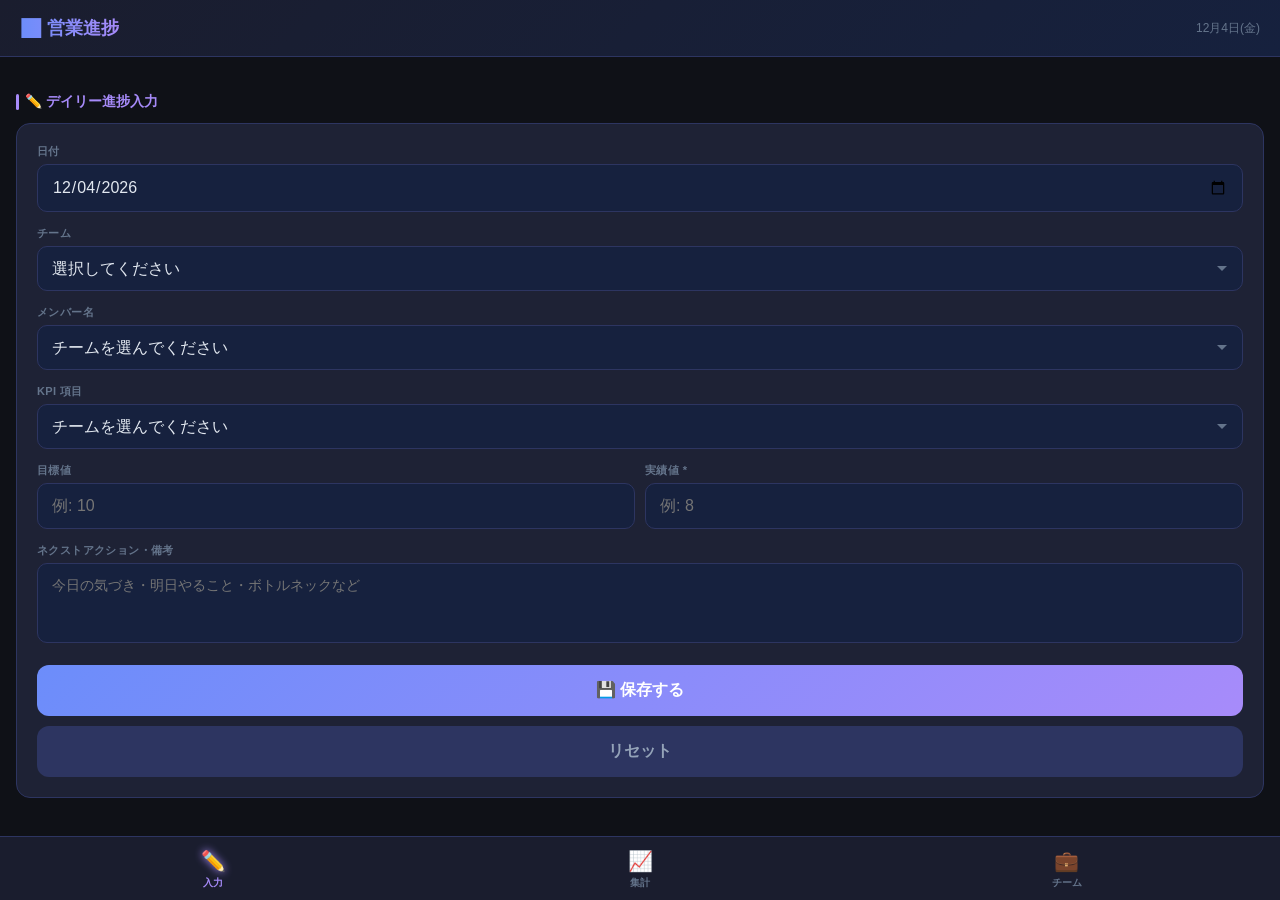
<file: gas/index.html>
<!DOCTYPE html>
<html lang="ja">
<head>
<meta charset="UTF-8">
<meta name="viewport" content="width=device-width, initial-scale=1.0, maximum-scale=1.0">
<title>営業進捗ダッシュボード</title>
<style>
*{margin:0;padding:0;box-sizing:border-box;-webkit-tap-highlight-color:transparent}
body{font-family:'Hiragino Sans','Segoe UI',Arial,sans-serif;background:#0f1117;color:#e2e8f0;min-height:100vh}

/* ---- Header ---- */
.header{background:linear-gradient(135deg,#1a1d2e,#16213e);border-bottom:1px solid #2d3561;padding:16px 20px;display:flex;align-items:center;justify-content:space-between}
.header-title{font-size:18px;font-weight:700;background:linear-gradient(90deg,#6c8dfa,#a78bfa);-webkit-background-clip:text;-webkit-text-fill-color:transparent}
.header-date{font-size:12px;color:#64748b}

/* ---- Bottom nav（スマホ向け） ---- */
.bottom-nav{position:fixed;bottom:0;left:0;right:0;background:#1a1d2e;border-top:1px solid #2d3561;display:flex;z-index:100;padding-bottom:env(safe-area-inset-bottom)}
.nav-btn{flex:1;padding:12px 4px 10px;border:none;background:transparent;color:#64748b;font-size:10px;font-weight:600;cursor:pointer;display:flex;flex-direction:column;align-items:center;gap:3px;transition:.2s}
.nav-btn .icon{font-size:20px}
.nav-btn.active{color:#a78bfa}
.nav-btn.active .icon{filter:drop-shadow(0 0 4px #a78bfa)}

/* ---- Pages ---- */
.page{display:none;padding:16px 16px 80px}
.page.active{display:block}

/* ---- Section title ---- */
.stitle{font-size:14px;font-weight:700;color:#a78bfa;margin:20px 0 12px;display:flex;align-items:center;gap:6px}
.stitle::before{content:'';width:3px;height:16px;background:#a78bfa;border-radius:2px}

/* ---- Cards ---- */
.cards{display:grid;grid-template-columns:1fr 1fr;gap:10px;margin-bottom:16px}
.card{background:#1e2235;border:1px solid #2d3561;border-radius:12px;padding:14px;position:relative;overflow:hidden}
.card::before{content:'';position:absolute;top:0;left:0;right:0;height:3px;background:linear-gradient(90deg,#6c8dfa,#a78bfa)}
.card-label{font-size:10px;color:#64748b;margin-bottom:4px}
.card-value{font-size:22px;font-weight:700}
.card-sub{font-size:10px;margin-top:3px}
.green{color:#34d399}.red{color:#f87171}.yellow{color:#fbbf24}.blue{color:#6c8dfa}.gray{color:#64748b}

/* ---- Badge ---- */
.badge{display:inline-block;padding:2px 8px;border-radius:20px;font-size:11px;font-weight:700;min-width:48px;text-align:center}
.badge.green{background:rgba(52,211,153,.15);color:#34d399;border:1px solid rgba(52,211,153,.3)}
.badge.red{background:rgba(248,113,113,.15);color:#f87171;border:1px solid rgba(248,113,113,.3)}
.badge.yellow{background:rgba(251,191,36,.15);color:#fbbf24;border:1px solid rgba(251,191,36,.3)}
.badge.gray{background:rgba(100,116,139,.15);color:#94a3b8;border:1px solid rgba(100,116,139,.3)}

/* ---- Progress ---- */
.pb-bg{height:4px;background:#2d3561;border-radius:2px;overflow:hidden;margin-top:3px}
.pb-fill{height:100%;border-radius:2px}
.fill-green{background:linear-gradient(90deg,#34d399,#10b981)}
.fill-red{background:linear-gradient(90deg,#f87171,#ef4444)}
.fill-yellow{background:linear-gradient(90deg,#fbbf24,#f59e0b)}

/* ---- Input Form ---- */
.form-card{background:#1e2235;border:1px solid #2d3561;border-radius:14px;padding:20px}
.form-title{font-size:16px;font-weight:700;margin-bottom:16px}
.form-group{margin-bottom:14px}
label{display:block;font-size:11px;font-weight:600;color:#64748b;text-transform:uppercase;letter-spacing:.4px;margin-bottom:5px}
select,input[type=text],input[type=number],input[type=date],textarea{background:#16213e;border:1px solid #2d3561;border-radius:10px;padding:13px 14px;color:#e2e8f0;font-size:16px;width:100%;transition:.2s;font-family:inherit;-webkit-appearance:none;appearance:none}
select{background-image:url("data:image/svg+xml,%3Csvg xmlns='http://www.w3.org/2000/svg' width='12' height='12' viewBox='0 0 12 12'%3E%3Cpath fill='%2364748b' d='M6 8L1 3h10z'/%3E%3C/svg%3E");background-repeat:no-repeat;background-position:right 14px center;padding-right:36px}
select:focus,input:focus,textarea:focus{outline:none;border-color:#6c8dfa;background:#1a2744}
textarea{resize:none;height:80px;font-size:14px}
.btn{width:100%;padding:15px;border-radius:12px;border:none;font-size:16px;font-weight:700;cursor:pointer;transition:.2s;margin-top:4px}
.btn-primary{background:linear-gradient(135deg,#6c8dfa,#a78bfa);color:#fff}
.btn-primary:active{opacity:.85;transform:scale(.98)}
.btn-primary:disabled{opacity:.5;cursor:not-allowed}
.btn-secondary{background:#2d3561;color:#94a3b8;margin-top:10px}
.success-toast{position:fixed;top:20px;left:50%;transform:translateX(-50%);background:#1e2235;border:1px solid #34d399;color:#34d399;padding:12px 24px;border-radius:30px;font-size:13px;font-weight:600;z-index:999;display:none;white-space:nowrap;box-shadow:0 4px 20px rgba(0,0,0,.4)}
.error-toast{position:fixed;top:20px;left:50%;transform:translateX(-50%);background:#1e2235;border:1px solid #f87171;color:#f87171;padding:12px 24px;border-radius:30px;font-size:13px;font-weight:600;z-index:999;display:none;white-space:nowrap;box-shadow:0 4px 20px rgba(0,0,0,.4)}

/* ---- Period tabs ---- */
.period-tabs{display:flex;gap:6px;margin-bottom:14px;overflow-x:auto;padding-bottom:2px}
.period-tab{padding:7px 16px;border-radius:20px;font-size:12px;font-weight:600;cursor:pointer;border:1px solid #2d3561;background:transparent;color:#64748b;transition:.2s;white-space:nowrap;flex-shrink:0}
.period-tab.active{background:#6c8dfa;color:#fff;border-color:#6c8dfa}

/* ---- Table ---- */
.tbl-wrap{overflow-x:auto;margin-bottom:16px;-webkit-overflow-scrolling:touch}
table{width:100%;border-collapse:collapse;font-size:12px;background:#1e2235;border-radius:12px;overflow:hidden;border:1px solid #2d3561;min-width:400px}
thead tr{background:#16213e}
th{padding:10px 12px;text-align:center;font-size:10px;font-weight:600;color:#64748b;text-transform:uppercase;letter-spacing:.4px;white-space:nowrap}
th:first-child{text-align:left}
td{padding:10px 12px;border-top:1px solid #2d3561;text-align:center;font-size:12px}
td:first-child{text-align:left;font-weight:600;color:#e2e8f0;font-size:11px}
tr:hover td{background:rgba(108,141,250,.04)}
.tbl-empty{text-align:center;color:#4a5568;padding:32px;font-size:13px}

/* ---- Alert ---- */
.alert-card{border-radius:10px;padding:14px;border-left:4px solid;margin-bottom:10px}
.alert-card.warn{background:rgba(251,191,36,.07);border-color:#fbbf24}
.alert-card.danger{background:rgba(248,113,113,.07);border-color:#f87171}
.alert-card.info{background:rgba(108,141,250,.07);border-color:#6c8dfa}
.alert-title{font-size:12px;font-weight:700;margin-bottom:4px}
.alert-text{font-size:12px;color:#94a3b8;line-height:1.6}

/* ---- Next action ---- */
.next-action{background:linear-gradient(135deg,#1a2744,#1e2235);border:1px solid #3d5296;border-radius:12px;padding:16px;margin-bottom:16px}
.na-title{font-size:12px;font-weight:700;color:#6c8dfa;margin-bottom:8px}
.na-list{list-style:none}
.na-list li{font-size:12px;color:#94a3b8;padding:4px 0 4px 16px;position:relative;line-height:1.5}
.na-list li::before{content:'→';position:absolute;left:0;color:#6c8dfa}

/* ---- Member card ---- */
.member-card{background:#1e2235;border:1px solid #2d3561;border-radius:12px;padding:16px;margin-bottom:12px}
.member-header{display:flex;align-items:center;gap:10px;margin-bottom:12px}
.avatar{width:40px;height:40px;border-radius:50%;background:linear-gradient(135deg,#6c8dfa,#a78bfa);display:flex;align-items:center;justify-content:center;font-size:13px;font-weight:700;color:#fff;flex-shrink:0}
.member-name{font-size:14px;font-weight:700}
.member-role{font-size:10px;color:#64748b;margin-top:2px}
.kpi-row{display:flex;justify-content:space-between;align-items:center;padding:6px 0;border-bottom:1px solid #2d3561}
.kpi-row:last-child{border-bottom:none}
.kpi-label{font-size:11px;color:#94a3b8;flex:1;padding-right:8px}
.kpi-nums{font-size:10px;color:#64748b;white-space:nowrap;margin-right:8px}

/* ---- Loading ---- */
.loading{text-align:center;padding:40px;color:#64748b;font-size:13px}
.spinner{display:inline-block;width:20px;height:20px;border:2px solid #2d3561;border-top-color:#6c8dfa;border-radius:50%;animation:spin .8s linear infinite;margin-right:8px;vertical-align:middle}
@keyframes spin{to{transform:rotate(360deg)}}

/* ---- Filter row ---- */
.filter-row{display:flex;gap:8px;margin-bottom:12px;flex-wrap:wrap}
.filter-row select{flex:1;min-width:120px;font-size:13px;padding:9px 32px 9px 12px}
</style>
</head>
<body>

<div class="header">
  <div class="header-title">📊 営業進捗</div>
  <div class="header-date" id="today-date"></div>
</div>

<div id="toast-success" class="success-toast">✅ 保存しました！</div>
<div id="toast-error" class="error-toast">❌ 保存に失敗しました</div>

<!-- ===== 日次入力 ===== -->
<div id="page-input" class="page active">
  <div class="stitle">✏️ デイリー進捗入力</div>
  <div class="form-card">
    <form id="entry-form">
      <div class="form-group">
        <label>日付</label>
        <input type="date" id="f-date" required>
      </div>
      <div class="form-group">
        <label>チーム</label>
        <select id="f-team" onchange="updateFormDropdowns()" required>
          <option value="">選択してください</option>
          <option value="ソリューション">ソリューション</option>
          <option value="カスタマーサクセス">カスタマーサクセス</option>
          <option value="テレマーケティング">テレマーケティング</option>
        </select>
      </div>
      <div class="form-group">
        <label>メンバー名</label>
        <select id="f-member" required>
          <option value="">チームを選んでください</option>
        </select>
      </div>
      <div class="form-group">
        <label>KPI 項目</label>
        <select id="f-kpi" required>
          <option value="">チームを選んでください</option>
        </select>
      </div>
      <div style="display:grid;grid-template-columns:1fr 1fr;gap:10px">
        <div class="form-group">
          <label>目標値</label>
          <input type="number" id="f-target" placeholder="例: 10" inputmode="decimal" min="0" step="0.1">
        </div>
        <div class="form-group">
          <label>実績値 *</label>
          <input type="number" id="f-actual" placeholder="例: 8" inputmode="decimal" min="0" step="0.1" required>
        </div>
      </div>
      <div class="form-group">
        <label>ネクストアクション・備考</label>
        <textarea id="f-note" placeholder="今日の気づき・明日やること・ボトルネックなど"></textarea>
      </div>
      <button type="submit" class="btn btn-primary" id="submit-btn">💾 保存する</button>
      <button type="button" class="btn btn-secondary" onclick="resetForm()">リセット</button>
    </form>
  </div>
</div>

<!-- ===== 集計・分析 ===== -->
<div id="page-agg" class="page">
  <div class="stitle">📈 集計・分析</div>

  <div class="period-tabs">
    <button class="period-tab active" onclick="switchPeriod('daily',this)">日次</button>
    <button class="period-tab" onclick="switchPeriod('weekly',this)">週次</button>
    <button class="period-tab" onclick="switchPeriod('monthly',this)">月次</button>
    <button class="period-tab" onclick="switchPeriod('quarterly',this)">クォーター</button>
  </div>

  <div class="filter-row">
    <select id="agg-team" onchange="loadAggData()">
      <option value="">全チーム</option>
      <option value="ソリューション">ソリューション</option>
      <option value="カスタマーサクセス">カスタマーサクセス</option>
      <option value="テレマーケティング">テレマーケティング</option>
    </select>
    <select id="agg-member" onchange="loadAggData()">
      <option value="">全メンバー</option>
    </select>
  </div>

  <div class="cards" id="agg-summary"></div>

  <div id="agg-content"><div class="loading"><span class="spinner"></span>読み込み中...</div></div>
</div>

<!-- ===== ダッシュボード ===== -->
<div id="page-dash" class="page">
  <div class="stitle">💼 チーム別ダッシュボード</div>

  <div class="period-tabs" style="margin-bottom:16px">
    <button class="period-tab active" onclick="switchTeam('ソリューション',this)">ソリューション</button>
    <button class="period-tab" onclick="switchTeam('カスタマーサクセス',this)">CS</button>
    <button class="period-tab" onclick="switchTeam('テレマーケティング',this)">テレマ</button>
  </div>

  <div id="dash-content"><div class="loading"><span class="spinner"></span>読み込み中...</div></div>
</div>

<!-- ===== ボトムナビ ===== -->
<nav class="bottom-nav">
  <button class="nav-btn active" onclick="switchPage('input',this)">
    <span class="icon">✏️</span>入力
  </button>
  <button class="nav-btn" onclick="switchPage('agg',this)">
    <span class="icon">📈</span>集計
  </button>
  <button class="nav-btn" onclick="switchPage('dash',this)">
    <span class="icon">💼</span>チーム
  </button>
</nav>

<script>
// ============================================================
// 設定（GAS から自動で埋め込まれる想定だが、直接 URL を書いても良い）
// ============================================================
const GAS_URL = 'https://script.google.com/macros/s/AKfycbz0Nc1BDWz75FDts7ORttPQ6UUyfmhggRfWeQvrsPDLruvHZYURM5bx4J9iyxoF9VVW3w/exec';

const MEMBERS = {
  'ソリューション': ['下川','寒川','堀江'],
  'カスタマーサクセス': ['吉岡（たま）','ゾンハン','畠山','なな','前田','中野'],
  'テレマーケティング': ['島田','城市','長谷川'],
};
const KPIS = {
  'ソリューション': ['複数プラン提案数（社単UP）','プレゼン金額（バジェットUP）万円','他媒体提案数（ミックス）','新規受注件数'],
  'カスタマーサクセス': ['現S有効接触','現Sヒアリング','落ちS接触','新規プレ数','目標獲得社数'],
  'テレマーケティング': ['有効接触件数','ニーズありパス件数','パス後受注件数'],
};
const KGIS = {
  'ソリューション': ['新規受注件数','プレゼン金額（バジェットUP）万円'],
  'カスタマーサクセス': ['目標獲得社数','新規プレ数'],
  'テレマーケティング': ['パス後受注件数','ニーズありパス件数'],
};
const AVATAR_COLORS = [
  'linear-gradient(135deg,#6c8dfa,#a78bfa)',
  'linear-gradient(135deg,#f87171,#ec4899)',
  'linear-gradient(135deg,#34d399,#059669)',
  'linear-gradient(135deg,#f59e0b,#d97706)',
  'linear-gradient(135deg,#ec4899,#be185d)',
  'linear-gradient(135deg,#6c8dfa,#4338ca)',
];

let currentPeriod = 'daily';
let currentTeam = 'ソリューション';

// ============================================================
// Navigation
// ============================================================
function switchPage(p, btn) {
  document.querySelectorAll('.page').forEach(el => el.classList.remove('active'));
  document.querySelectorAll('.nav-btn').forEach(b => b.classList.remove('active'));
  document.getElementById('page-' + p).classList.add('active');
  if (btn) btn.classList.add('active');
  if (p === 'agg') loadAggData();
  if (p === 'dash') loadDashData();
}
function switchPeriod(p, btn) {
  currentPeriod = p;
  document.querySelectorAll('.period-tab').forEach(t => t.classList.remove('active'));
  if (btn) btn.classList.add('active');
  loadAggData();
}
function switchTeam(t, btn) {
  currentTeam = t;
  document.querySelectorAll('.period-tab').forEach(tab => tab.classList.remove('active'));
  if (btn) btn.classList.add('active');
  loadDashData();
}

// ============================================================
// Form helpers
// ============================================================
function updateFormDropdowns() {
  const team = document.getElementById('f-team').value;
  const msel = document.getElementById('f-member');
  const ksel = document.getElementById('f-kpi');
  msel.innerHTML = '<option value="">選択してください</option>';
  ksel.innerHTML = '<option value="">選択してください</option>';
  if (!team) return;
  (MEMBERS[team] || []).forEach(m => { const o = new Option(m, m); msel.add(o); });
  (KPIS[team] || []).forEach(k => { const o = new Option(k, k); ksel.add(o); });
}
function resetForm() {
  document.getElementById('entry-form').reset();
  document.getElementById('f-member').innerHTML = '<option value="">チームを選んでください</option>';
  document.getElementById('f-kpi').innerHTML = '<option value="">チームを選んでください</option>';
}

// ============================================================
// Form submit
// ============================================================
document.getElementById('entry-form').addEventListener('submit', async function(e) {
  e.preventDefault();
  const btn = document.getElementById('submit-btn');
  btn.disabled = true;
  btn.textContent = '保存中...';

  const payload = {
    date:   document.getElementById('f-date').value,
    team:   document.getElementById('f-team').value,
    member: document.getElementById('f-member').value,
    kpi:    document.getElementById('f-kpi').value,
    target: document.getElementById('f-target').value ? parseFloat(document.getElementById('f-target').value) : null,
    actual: parseFloat(document.getElementById('f-actual').value),
    note:   document.getElementById('f-note').value.trim(),
  };

  try {
    let ok = false;
    if (GAS_URL) {
      const res = await fetch(GAS_URL, {
        method: 'POST',
        body: JSON.stringify(payload),
      });
      const json = await res.json();
      ok = json.ok;
    } else {
      // GAS URL 未設定時はローカルに保存（開発用フォールバック）
      const data = JSON.parse(localStorage.getItem('sales_log') || '[]');
      data.push({ id: Date.now(), ...payload });
      localStorage.setItem('sales_log', JSON.stringify(data));
      ok = true;
    }
    if (ok) {
      showToast('success');
      document.getElementById('f-actual').value = '';
      document.getElementById('f-target').value = '';
      document.getElementById('f-note').value = '';
    } else {
      showToast('error');
    }
  } catch (err) {
    // ネットワークエラー時もローカル保存
    const data = JSON.parse(localStorage.getItem('sales_log') || '[]');
    data.push({ id: Date.now(), ...payload });
    localStorage.setItem('sales_log', JSON.stringify(data));
    showToast('success');
  }

  btn.disabled = false;
  btn.textContent = '💾 保存する';
});

function showToast(type) {
  const el = document.getElementById('toast-' + type);
  el.style.display = 'block';
  setTimeout(() => el.style.display = 'none', 2500);
}

// ============================================================
// Aggregation
// ============================================================
async function loadAggData() {
  document.getElementById('agg-content').innerHTML = '<div class="loading"><span class="spinner"></span>集計中...</div>';

  const team = document.getElementById('agg-team').value;
  const member = document.getElementById('agg-member').value;

  // メンバードロップダウン更新
  const msel = document.getElementById('agg-member');
  const curM = msel.value;
  const members = team ? (MEMBERS[team] || []) : Object.values(MEMBERS).flat();
  msel.innerHTML = '<option value="">全メンバー</option>';
  members.forEach(m => { const o = new Option(m, m); if (m === curM) o.selected = true; msel.add(o); });

  let entries = [];
  try {
    if (GAS_URL) {
      const url = `${GAS_URL}?action=fetch&period=${currentPeriod}${team ? '&team=' + encodeURIComponent(team) : ''}${member ? '&member=' + encodeURIComponent(member) : ''}`;
      const res = await fetch(url);
      const json = await res.json();
      entries = json.entries || [];
    } else {
      entries = aggregateLocal(currentPeriod, team, member);
    }
  } catch (e) {
    entries = aggregateLocal(currentPeriod, team, member);
  }

  renderAggSummary(entries);
  renderAggTable(entries);
}

function aggregateLocal(period, team, member) {
  let raw = JSON.parse(localStorage.getItem('sales_log') || '[]');
  if (team) raw = raw.filter(r => r.team === team);
  if (member) raw = raw.filter(r => r.member === member);

  const keyFn = { daily: r => r.date, weekly: r => weekKey(r.date), monthly: r => r.date.slice(0,7), quarterly: r => quarterKey(r.date) }[period];
  const map = {};
  raw.forEach(r => {
    const k = keyFn(r);
    const mk = `${r.member}__${r.kpi}`;
    if (!map[k]) map[k] = {};
    if (!map[k][mk]) map[k][mk] = { member: r.member, kpi: r.kpi, actual: 0, target: null, count: 0 };
    map[k][mk].actual += r.actual;
    if (r.target !== null && r.target !== undefined) map[k][mk].target = (map[k][mk].target || 0) + r.target;
    map[k][mk].count++;
  });
  const result = [];
  Object.keys(map).sort().reverse().forEach(p => {
    Object.values(map[p]).forEach(d => result.push({ period: p, ...d }));
  });
  return result;
}

function renderAggSummary(entries) {
  const total = entries.reduce((s, r) => s + r.actual, 0);
  const tgt = entries.filter(r => r.target !== null).reduce((s, r) => s + r.target, 0);
  const rate = tgt > 0 ? total / tgt : null;
  const periods = [...new Set(entries.map(r => r.period))].length;
  document.getElementById('agg-summary').innerHTML = `
    <div class="card"><div class="card-label">入力件数</div><div class="card-value blue">${entries.length}</div></div>
    <div class="card"><div class="card-label">実績合計</div><div class="card-value" style="color:${rateColor(rate)}">${total.toLocaleString()}</div></div>
    <div class="card"><div class="card-label">目標合計</div><div class="card-value gray">${tgt > 0 ? tgt.toLocaleString() : '—'}</div></div>
    <div class="card"><div class="card-label">総合達成率</div><div class="card-value" style="color:${rateColor(rate)}">${rate !== null ? Math.round(rate * 100) + '%' : '—'}</div></div>
  `;
}

function renderAggTable(entries) {
  if (entries.length === 0) {
    document.getElementById('agg-content').innerHTML = '<div class="tbl-empty">データがありません。<br>「入力」タブから進捗を入力してください。</div>';
    return;
  }
  // 期間 × メンバーKPI のクロス集計
  const periods = [...new Set(entries.map(r => r.period))].sort().reverse();
  const mks = [...new Set(entries.map(r => `${r.member}__${r.kpi}`))].sort();
  const map = {};
  entries.forEach(r => {
    if (!map[r.period]) map[r.period] = {};
    map[r.period][`${r.member}__${r.kpi}`] = r;
  });

  const thead = `<tr><th>${currentPeriod === 'daily' ? '日付' : currentPeriod === 'weekly' ? '週' : currentPeriod === 'monthly' ? '月' : 'Q'}</th>${mks.map(mk => { const [m, k] = mk.split('__'); return `<th>${m}<br><span style="font-weight:400;color:#4a5568">${k}</span></th>`; }).join('')}</tr>`;
  const tbody = periods.map(p => {
    const cells = mks.map(mk => {
      const d = map[p] && map[p][mk];
      if (!d) return '<td style="color:#4a5568">—</td>';
      const rate = d.target > 0 ? d.actual / d.target : null;
      return `<td>${rateBadge(rate)}<br><small style="color:#64748b">${d.actual}${d.target ? '/' + d.target : ''}</small></td>`;
    }).join('');
    return `<tr><td>${p}</td>${cells}</tr>`;
  }).join('');

  document.getElementById('agg-content').innerHTML = `<div class="tbl-wrap"><table><thead>${thead}</thead><tbody>${tbody}</tbody></table></div>`;
}

// ============================================================
// Dashboard（チーム別集計）
// ============================================================
async function loadDashData() {
  document.getElementById('dash-content').innerHTML = '<div class="loading"><span class="spinner"></span>読み込み中...</div>';

  let entries = [];
  try {
    if (GAS_URL) {
      const url = `${GAS_URL}?action=fetch&period=weekly&team=${encodeURIComponent(currentTeam)}`;
      const res = await fetch(url);
      const json = await res.json();
      entries = json.entries || [];
    } else {
      entries = aggregateLocal('weekly', currentTeam, '');
    }
  } catch (e) {
    entries = aggregateLocal('weekly', currentTeam, '');
  }

  renderDash(entries);
}

function renderDash(entries) {
  const members = MEMBERS[currentTeam] || [];
  const kgisForTeam = KGIS[currentTeam] || [];

  if (entries.length === 0) {
    document.getElementById('dash-content').innerHTML = '<div class="tbl-empty">このチームのデータはまだありません。</div>';
    return;
  }

  // 直近の期間を取得
  const latestPeriod = [...new Set(entries.map(r => r.period))].sort().reverse()[0];
  const latest = entries.filter(r => r.period === latestPeriod);

  // メンバーカード
  const cards = members.map((member, i) => {
    const memberEntries = latest.filter(r => r.member === member);
    const color = AVATAR_COLORS[i % AVATAR_COLORS.length];
    const rows = memberEntries.map(d => {
      const rate = d.target > 0 ? d.actual / d.target : null;
      const isKgi = kgisForTeam.includes(d.kpi);
      const w = rate !== null ? Math.min(Math.round(rate * 100), 100) : 0;
      const fillClass = rate === null ? '' : rate >= 1 ? 'fill-green' : rate >= 0.8 ? 'fill-yellow' : 'fill-red';
      return `
        <div class="kpi-row">
          <div class="kpi-label">${d.kpi}${isKgi ? ' <span style="color:#fbbf24;font-size:10px">KGI</span>' : ''}</div>
          <div class="kpi-nums">${d.target ? d.actual + '/' + d.target : d.actual}</div>
          ${rateBadge(rate)}
        </div>
        <div class="pb-bg"><div class="pb-fill ${fillClass}" style="width:${w}%"></div></div>
      `;
    }).join('') || '<div style="font-size:12px;color:#4a5568;padding:8px 0">今週のデータなし</div>';

    return `
      <div class="member-card">
        <div class="member-header">
          <div class="avatar" style="background:${color}">${member.slice(0,1)}</div>
          <div><div class="member-name">${member}</div><div class="member-role">${currentTeam}</div></div>
        </div>
        ${rows}
      </div>`;
  }).join('');

  document.getElementById('dash-content').innerHTML = `
    <div style="font-size:11px;color:#64748b;margin-bottom:12px">期間: ${latestPeriod}</div>
    ${cards}
  `;
}

// ============================================================
// Utils
// ============================================================
function rateBadge(rate) {
  if (rate === null || isNaN(rate)) return '<span class="badge gray">—</span>';
  const p = Math.round(rate * 100);
  const cls = p >= 100 ? 'green' : p >= 80 ? 'yellow' : 'red';
  return `<span class="badge ${cls}">${p}%</span>`;
}
function rateColor(rate) {
  if (rate === null || isNaN(rate)) return '#94a3b8';
  return rate >= 1 ? '#34d399' : rate >= 0.8 ? '#fbbf24' : '#f87171';
}
function weekKey(d) {
  const dt = new Date(d);
  const jan1 = new Date(dt.getFullYear(), 0, 1);
  const w = Math.ceil(((dt - jan1) / 86400000 + jan1.getDay() + 1) / 7);
  return `${dt.getFullYear()}-W${String(w).padStart(2, '0')}`;
}
function quarterKey(d) {
  const dt = new Date(d);
  return `${dt.getFullYear()}-Q${Math.ceil((dt.getMonth() + 1) / 3)}`;
}

// ============================================================
// Init
// ============================================================
document.getElementById('today-date').textContent = new Date().toLocaleDateString('ja-JP', { month: 'short', day: 'numeric', weekday: 'short' });
document.getElementById('f-date').value = new Date().toISOString().slice(0, 10);
</script>
</body>
</html>
</file>
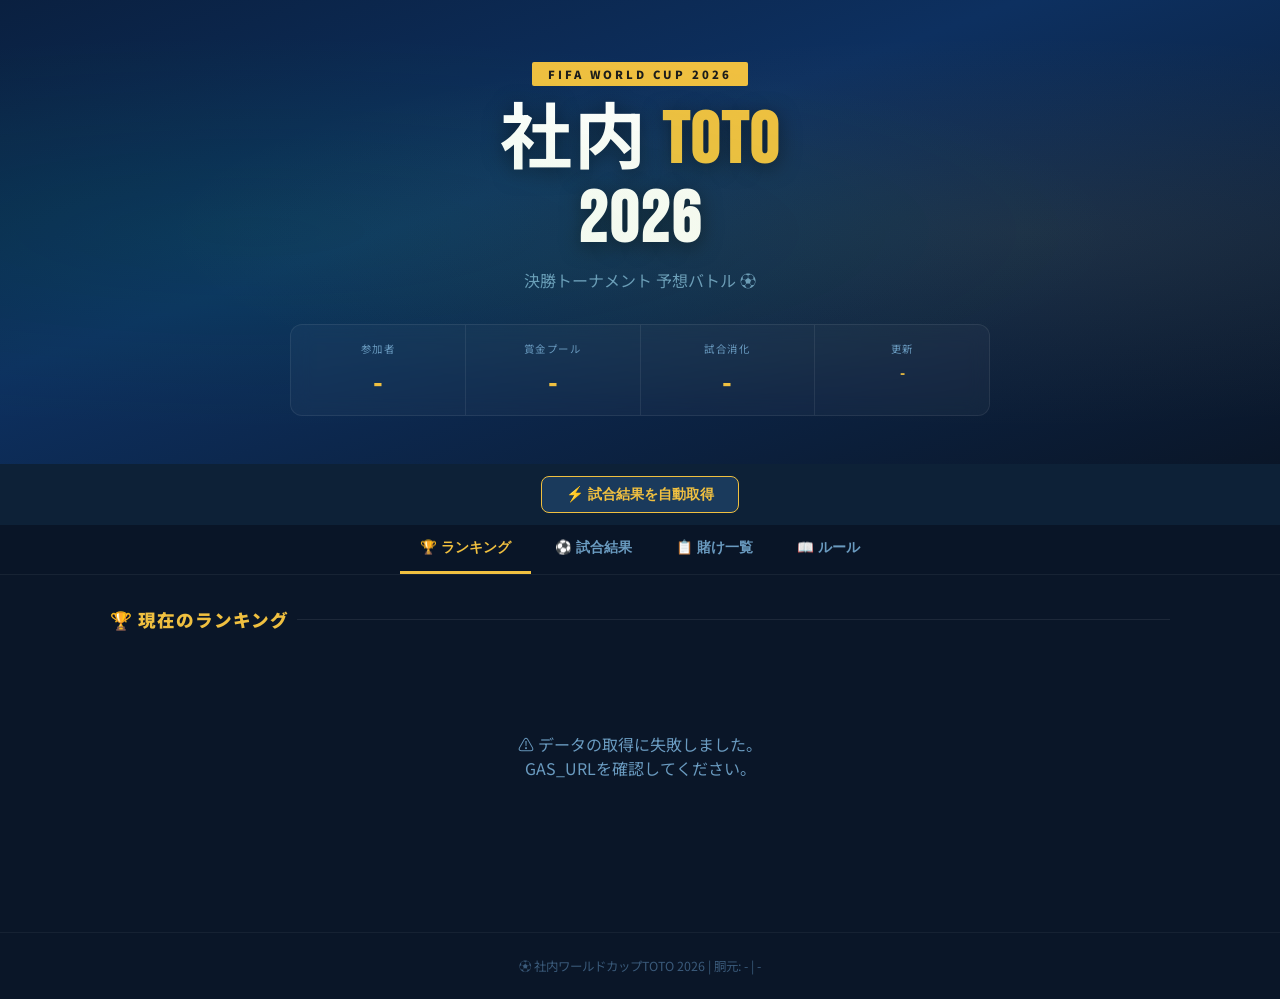
<file: toto/index.html>
<!DOCTYPE html>
<html lang="ja">
<head>
  <meta charset="UTF-8">
  <meta name="viewport" content="width=device-width, initial-scale=1.0">
  <title>⚽ 社内ワールドカップTOTO 2026</title>
  <style>
    @import url('https://fonts.googleapis.com/css2?family=Bebas+Neue&family=Noto+Sans+JP:wght@400;700;900&display=swap');

    * { box-sizing: border-box; margin: 0; padding: 0; }

    :root {
      --gold: #f0c040;
      --green: #00c853;
      --red: #ef5350;
      --navy: #0a1628;
      --navy2: #0d2137;
      --navy3: #1a3a5c;
      --blue: #2a5f9e;
      --muted: #6a9bc0;
      --text: #e0e8f0;
    }

    body {
      font-family: 'Noto Sans JP', sans-serif;
      background: var(--navy);
      color: var(--text);
      min-height: 100vh;
      overflow-x: hidden;
    }

    /* ===== HERO ===== */
    .hero {
      position: relative;
      background: linear-gradient(160deg, #0a2040 0%, #0d3060 40%, #0a1628 100%);
      text-align: center;
      padding: 60px 20px 48px;
      overflow: hidden;
    }

    .hero::before {
      content: '';
      position: absolute;
      inset: 0;
      background:
        radial-gradient(ellipse at 20% 50%, rgba(0,200,83,0.08) 0%, transparent 60%),
        radial-gradient(ellipse at 80% 50%, rgba(240,192,64,0.08) 0%, transparent 60%);
    }

    .hero-badge {
      display: inline-block;
      background: var(--gold);
      color: #1a1a1a;
      font-size: 0.7rem;
      font-weight: 900;
      letter-spacing: 3px;
      padding: 4px 16px;
      border-radius: 2px;
      margin-bottom: 16px;
      text-transform: uppercase;
    }

    .hero h1 {
      font-family: 'Bebas Neue', 'Noto Sans JP', sans-serif;
      font-size: clamp(2.4rem, 6vw, 4.5rem);
      color: white;
      letter-spacing: 2px;
      line-height: 1.1;
      text-shadow: 0 4px 20px rgba(0,0,0,0.5);
      margin-bottom: 8px;
    }

    .hero h1 span { color: var(--gold); }

    .hero-sub {
      color: var(--muted);
      font-size: 1rem;
      margin-bottom: 32px;
    }

    .stats-row {
      display: flex;
      justify-content: center;
      gap: 0;
      flex-wrap: wrap;
      max-width: 700px;
      margin: 0 auto;
      border: 1px solid rgba(255,255,255,0.08);
      border-radius: 12px;
      overflow: hidden;
      background: rgba(255,255,255,0.03);
      backdrop-filter: blur(10px);
    }

    .stat-item {
      flex: 1;
      min-width: 120px;
      padding: 16px 20px;
      border-right: 1px solid rgba(255,255,255,0.08);
      text-align: center;
    }
    .stat-item:last-child { border-right: none; }
    .stat-label { font-size: 0.65rem; color: var(--muted); letter-spacing: 1.5px; text-transform: uppercase; margin-bottom: 6px; }
    .stat-value { font-size: 1.6rem; font-weight: 900; color: var(--gold); }

    /* ===== NAV TABS ===== */
    .tab-nav {
      position: sticky;
      top: 0;
      z-index: 100;
      display: flex;
      justify-content: center;
      background: rgba(10,22,40,0.95);
      backdrop-filter: blur(12px);
      border-bottom: 1px solid rgba(255,255,255,0.06);
      padding: 0 16px;
      gap: 4px;
      overflow-x: auto;
    }

    .tab-btn {
      padding: 14px 20px;
      background: none;
      border: none;
      border-bottom: 3px solid transparent;
      color: var(--muted);
      font-size: 0.85rem;
      font-weight: 700;
      cursor: pointer;
      white-space: nowrap;
      transition: color 0.2s, border-color 0.2s;
    }

    .tab-btn.active {
      color: var(--gold);
      border-bottom-color: var(--gold);
    }

    .tab-btn:hover { color: var(--text); }

    /* ===== SECTIONS ===== */
    .tab-panel { display: none; }
    .tab-panel.active { display: block; }

    .container {
      max-width: 1100px;
      margin: 0 auto;
      padding: 32px 20px;
    }

    .section-title {
      font-size: 1.1rem;
      font-weight: 900;
      color: var(--gold);
      letter-spacing: 1px;
      margin-bottom: 20px;
      display: flex;
      align-items: center;
      gap: 8px;
    }

    .section-title::after {
      content: '';
      flex: 1;
      height: 1px;
      background: rgba(255,255,255,0.08);
    }

    /* ===== RANKING ===== */
    .ranking-list { display: flex; flex-direction: column; gap: 10px; }

    .rank-card {
      display: flex;
      align-items: center;
      gap: 16px;
      background: var(--navy2);
      border: 1px solid rgba(255,255,255,0.06);
      border-radius: 12px;
      padding: 16px 20px;
      transition: transform 0.15s, border-color 0.15s;
      position: relative;
      overflow: hidden;
    }

    .rank-card:hover { transform: translateX(4px); border-color: rgba(255,255,255,0.15); }
    .rank-card.rank-1 { border-color: rgba(255,215,0,0.4); background: linear-gradient(90deg, rgba(255,215,0,0.08) 0%, var(--navy2) 50%); }
    .rank-card.rank-2 { border-color: rgba(192,192,192,0.3); background: linear-gradient(90deg, rgba(192,192,192,0.06) 0%, var(--navy2) 50%); }
    .rank-card.rank-3 { border-color: rgba(205,127,50,0.3); background: linear-gradient(90deg, rgba(205,127,50,0.06) 0%, var(--navy2) 50%); }

    .rank-number {
      font-family: 'Bebas Neue', sans-serif;
      font-size: 2rem;
      width: 48px;
      text-align: center;
      color: var(--muted);
      flex-shrink: 0;
    }
    .rank-1 .rank-number { color: #ffd700; }
    .rank-2 .rank-number { color: #c0c0c0; }
    .rank-3 .rank-number { color: #cd7f32; }

    .rank-info { flex: 1; }
    .rank-name { font-size: 1.1rem; font-weight: 900; margin-bottom: 4px; }
    .rank-detail { font-size: 0.8rem; color: var(--muted); }

    .rank-payout {
      text-align: right;
      flex-shrink: 0;
    }
    .rank-payout .amount { font-size: 1.4rem; font-weight: 900; color: var(--green); }
    .rank-payout .prize { font-size: 0.75rem; color: var(--muted); margin-top: 2px; }

    .rank-bets {
      display: flex;
      gap: 6px;
      flex-wrap: wrap;
      margin-top: 6px;
    }

    .bet-chip {
      font-size: 0.72rem;
      padding: 2px 8px;
      border-radius: 12px;
      background: rgba(255,255,255,0.06);
      color: var(--muted);
    }
    .bet-chip.hit { background: rgba(0,200,83,0.15); color: var(--green); }
    .bet-chip.miss { background: rgba(239,83,80,0.12); color: var(--red); }

    /* ===== MATCHES ===== */
    .round-section { margin-bottom: 40px; }

    .round-label {
      display: inline-flex;
      align-items: center;
      gap: 8px;
      background: var(--navy3);
      color: var(--gold);
      font-size: 0.75rem;
      font-weight: 900;
      letter-spacing: 2px;
      text-transform: uppercase;
      padding: 6px 14px;
      border-radius: 4px;
      margin-bottom: 14px;
    }

    .matches-grid {
      display: grid;
      grid-template-columns: repeat(auto-fill, minmax(280px, 1fr));
      gap: 12px;
    }

    .match-card {
      background: var(--navy2);
      border: 1px solid rgba(255,255,255,0.06);
      border-radius: 12px;
      overflow: hidden;
      transition: border-color 0.2s;
    }

    .match-card:hover { border-color: rgba(255,255,255,0.15); }
    .match-card.done { border-color: rgba(0,200,83,0.2); }
    .match-card.upcoming { border-color: rgba(42,95,158,0.3); }

    .match-header {
      padding: 8px 14px;
      font-size: 0.7rem;
      color: var(--muted);
      background: rgba(255,255,255,0.03);
      display: flex;
      justify-content: space-between;
    }

    .match-body { padding: 12px 14px; }

    .team-row {
      display: flex;
      align-items: center;
      justify-content: space-between;
      padding: 8px 0;
      border-bottom: 1px solid rgba(255,255,255,0.05);
    }
    .team-row:last-child { border-bottom: none; }

    .team-name-cell {
      display: flex;
      align-items: center;
      gap: 8px;
      font-size: 0.9rem;
      font-weight: 700;
    }

    .team-flag { font-size: 1.2rem; }

    .team-row.winner .team-name-cell { color: var(--green); }
    .team-row.loser .team-name-cell { color: #4a6a8a; }
    .team-row.tbd .team-name-cell { color: #3a5a7a; font-style: italic; }

    .score-badge {
      font-family: 'Bebas Neue', sans-serif;
      font-size: 1.4rem;
      color: var(--gold);
      min-width: 24px;
      text-align: center;
    }

    .match-bets {
      padding: 8px 14px 10px;
      background: rgba(255,255,255,0.02);
      border-top: 1px solid rgba(255,255,255,0.04);
      display: flex;
      gap: 4px;
      flex-wrap: wrap;
    }

    .match-bet-chip {
      font-size: 0.7rem;
      padding: 2px 8px;
      border-radius: 10px;
      background: rgba(42,95,158,0.3);
      color: #8ab4d8;
    }
    .match-bet-chip.on-winner { background: rgba(0,200,83,0.2); color: var(--green); }
    .match-bet-chip.on-loser { background: rgba(239,83,80,0.1); color: #ef9a9a; text-decoration: line-through; opacity: 0.6; }

    /* ===== WHO BETS WHERE ===== */
    .betmap-table-wrap { overflow-x: auto; }

    .betmap-table {
      width: 100%;
      border-collapse: collapse;
      font-size: 0.82rem;
      min-width: 600px;
    }

    .betmap-table th {
      background: var(--navy3);
      color: var(--muted);
      padding: 10px 12px;
      text-align: center;
      font-weight: 700;
      white-space: nowrap;
    }

    .betmap-table td {
      padding: 8px 12px;
      border-bottom: 1px solid rgba(255,255,255,0.04);
      text-align: center;
      white-space: nowrap;
    }

    .betmap-table .match-id { color: var(--muted); font-size: 0.75rem; }
    .betmap-table .card-col { text-align: left; color: #c0d8f0; }

    .bet-cell { font-weight: 700; color: var(--gold); }
    .bet-cell.hit { color: var(--green); }
    .bet-cell.miss { color: var(--red); text-decoration: line-through; opacity: 0.6; }
    .bet-cell.empty { color: #2a4060; }

    .round-separator td {
      background: rgba(255,255,255,0.02);
      color: var(--muted);
      font-size: 0.72rem;
      font-weight: 700;
      letter-spacing: 2px;
      text-align: center;
      padding: 6px;
    }

    /* ===== RULES ===== */
    .rules-grid {
      display: grid;
      grid-template-columns: repeat(auto-fit, minmax(240px, 1fr));
      gap: 16px;
    }

    .rule-card {
      background: var(--navy2);
      border: 1px solid rgba(255,255,255,0.06);
      border-radius: 12px;
      padding: 20px;
    }

    .rule-card h3 {
      font-size: 0.9rem;
      color: var(--muted);
      margin-bottom: 12px;
      padding-bottom: 8px;
      border-bottom: 1px solid rgba(255,255,255,0.06);
    }

    .rule-table { width: 100%; border-collapse: collapse; font-size: 0.85rem; }
    .rule-table td { padding: 6px 4px; border-bottom: 1px solid rgba(255,255,255,0.04); }
    .rule-table td:last-child { color: var(--gold); font-weight: 700; text-align: right; }
    .rule-card ol { padding-left: 18px; line-height: 2.2; font-size: 0.85rem; color: #c0d8f0; }

    /* ===== LOADING ===== */
    .loading {
      text-align: center;
      padding: 80px 20px;
      color: var(--muted);
    }

    .loading .ball {
      font-size: 3rem;
      display: inline-block;
      animation: spin 1s linear infinite;
    }

    @keyframes spin { to { transform: rotate(360deg); } }

    /* ===== FOOTER ===== */
    footer {
      text-align: center;
      padding: 24px;
      color: #3a5a7a;
      font-size: 0.78rem;
      border-top: 1px solid rgba(255,255,255,0.05);
      margin-top: 40px;
    }

    /* ===== RESPONSIVE ===== */
    @media (max-width: 600px) {
      .hero h1 { font-size: 2rem; }
      .stat-value { font-size: 1.2rem; }
    }
  </style>
</head>
<body>

<!-- HERO -->
<div class="hero">
  <div class="hero-badge">FIFA World Cup 2026</div>
  <h1>社内 <span>TOTO</span><br>2026</h1>
  <p class="hero-sub">決勝トーナメント 予想バトル ⚽</p>
  <div class="stats-row">
    <div class="stat-item">
      <div class="stat-label">参加者</div>
      <div class="stat-value" id="stat-participants">-</div>
    </div>
    <div class="stat-item">
      <div class="stat-label">賞金プール</div>
      <div class="stat-value" id="stat-prize">-</div>
    </div>
    <div class="stat-item">
      <div class="stat-label">試合消化</div>
      <div class="stat-value" id="stat-matches">-</div>
    </div>
    <div class="stat-item">
      <div class="stat-label">更新</div>
      <div class="stat-value" style="font-size:0.85rem" id="stat-updated">-</div>
    </div>
  </div>
</div>

<!-- 自動取得ボタン -->
<div style="text-align:center;padding:12px 0;background:var(--navy2)">
  <button id="btn-fetch-results" onclick="fetchAndSaveResults()"
    style="background:#1a3a5c;color:#f0c040;border:1px solid #f0c040;padding:8px 24px;border-radius:8px;font-size:0.9rem;cursor:pointer;font-weight:bold;">
    ⚡ 試合結果を自動取得
  </button>
</div>

<!-- TAB NAV -->
<nav class="tab-nav">
  <button class="tab-btn active" data-tab="ranking">🏆 ランキング</button>
  <button class="tab-btn" data-tab="matches">⚽ 試合結果</button>
  <button class="tab-btn" data-tab="betmap">📋 賭け一覧</button>
  <button class="tab-btn" data-tab="rules">📖 ルール</button>
</nav>

<!-- ===== RANKING ===== -->
<div class="tab-panel active" id="tab-ranking">
  <div class="container">
    <div class="section-title">🏆 現在のランキング</div>
    <div class="ranking-list" id="ranking-list">
      <div class="loading"><div class="ball">⚽</div><p style="margin-top:16px">データ読み込み中...</p></div>
    </div>
  </div>
</div>

<!-- ===== MATCHES ===== -->
<div class="tab-panel" id="tab-matches">
  <div class="container">
    <div class="section-title">⚽ トーナメント結果</div>
    <div id="matches-container">
      <div class="loading"><div class="ball">⚽</div><p style="margin-top:16px">データ読み込み中...</p></div>
    </div>
  </div>
</div>

<!-- ===== BET MAP ===== -->
<div class="tab-panel" id="tab-betmap">
  <div class="container">
    <div class="section-title">📋 誰がどこに賭けているか</div>
    <div class="betmap-table-wrap">
      <table class="betmap-table" id="betmap-table">
        <thead id="betmap-head"></thead>
        <tbody id="betmap-body"></tbody>
      </table>
    </div>
  </div>
</div>

<!-- ===== RULES ===== -->
<div class="tab-panel" id="tab-rules">
  <div class="container">
    <div class="section-title">📖 参加ルール</div>
    <div class="rules-grid">
      <div class="rule-card">
        <h3>💰 報酬ルール</h3>
        <table class="rule-table">
          <tr><td>強い方が勝ったら</td><td>賭け金 × 1.5倍</td></tr>
          <tr><td>弱い方が勝ったら</td><td>賭け金 × 2.0倍</td></tr>
          <tr><td>ハズレ</td><td>0円</td></tr>
        </table>
        <p style="font-size:0.75rem;color:var(--muted);margin-top:10px">※ オッズが低い方＝強い方</p>
      </div>
      <div class="rule-card">
        <h3>🎁 賞金配分</h3>
        <table class="rule-table">
          <tr><td>🥇 1位</td><td>賞金プールの50%</td></tr>
          <tr><td>🥈 2位</td><td>賞金プールの30%</td></tr>
          <tr><td>🥉 3位</td><td>賞金プールの20%</td></tr>
        </table>
        <p style="font-size:0.75rem;color:var(--muted);margin-top:10px">※ 賞金プール＝全賭け金合計の80%</p>
      </div>
      <div class="rule-card">
        <h3>📝 参加方法</h3>
        <ol>
          <li>胴元に参加を申告</li>
          <li>スプレッドシートを開く</li>
          <li>自分の列に賭けるチーム名を入力</li>
          <li>1試合100円・上限1,000円</li>
          <li>締切を過ぎると入力不可</li>
        </ol>
      </div>
    </div>
  </div>
</div>

<footer>
  <p>⚽ 社内ワールドカップTOTO 2026 | 胴元: <span id="footer-admin">-</span> | <span id="footer-updated">-</span></p>
</footer>

<script>
// ============================
// 設定：GAS Web App URL をここに入力
// ============================
// GASから配信する場合は自動でURLを取得、外部HTMLの場合は直接URLを指定
const GAS_URL = (typeof ScriptApp !== "undefined")
  ? ScriptApp.getService().getUrl() + "?data=1"
  : "https://script.google.com/macros/s/AKfycbz2WN9A87_OQhIuAW9G5geNvKvNm4U6cxgSNau_DLOXpN2mNFH-xP-WEgnkvOGLniWBWQ/exec?data=1";

// フラグ絵文字マップ
const FLAGS = {
  "ブラジル":"🇧🇷","フランス":"🇫🇷","スペイン":"🇪🇸","アルゼンチン":"🇦🇷",
  "イングランド":"🏴󠁧󠁢󠁥󠁮󠁧󠁿","ドイツ":"🇩🇪","ポルトガル":"🇵🇹","オランダ":"🇳🇱",
  "ベルギー":"🇧🇪","クロアチア":"🇭🇷","ウルグアイ":"🇺🇾","メキシコ":"🇲🇽",
  "アメリカ":"🇺🇸","モロッコ":"🇲🇦","日本":"🇯🇵","韓国":"🇰🇷",
  "セネガル":"🇸🇳","オーストラリア":"🇦🇺","スイス":"🇨🇭","デンマーク":"🇩🇰",
  "チュニジア":"🇹🇳","カナダ":"🇨🇦","チリ":"🇨🇱","ガーナ":"🇬🇭",
  "ナイジェリア":"🇳🇬","ポーランド":"🇵🇱","コロンビア":"🇨🇴","コートジボワール":"🇨🇮",
  "エクアドル":"🇪🇨","セルビア":"🇷🇸","スウェーデン":"🇸🇪","カメルーン":"🇨🇲",
};

function flag(name) { return FLAGS[name] || "🏳️"; }

// ============================
// ESPN 試合結果自動取得
// ============================
const TEAM_NAME_MAP_EN = {
  "South Africa":"南アフリカ","Canada":"カナダ","Brazil":"ブラジル","Japan":"日本",
  "Germany":"ドイツ","Paraguay":"パラグアイ","Netherlands":"オランダ","Morocco":"モロッコ",
  "Ivory Coast":"コートジボワール","Côte d'Ivoire":"コートジボワール","Norway":"ノルウェー",
  "France":"フランス","Sweden":"スウェーデン","Mexico":"メキシコ","Ecuador":"エクアドル",
  "England":"イングランド","DR Congo":"DRコンゴ","Congo DR":"DRコンゴ","Belgium":"ベルギー",
  "Senegal":"セネガル","United States":"アメリカ","USA":"アメリカ",
  "Bosnia and Herzegovina":"ボスニア・ヘルツェゴビナ","Bosnia & Herzegovina":"ボスニア・ヘルツェゴビナ",
  "Spain":"スペイン","Austria":"オーストリア","Portugal":"ポルトガル","Croatia":"クロアチア",
  "Switzerland":"スイス","Algeria":"アルジェリア","Australia":"オーストラリア",
  "Egypt":"エジプト","Argentina":"アルゼンチン","Cape Verde":"カーボベルデ",
  "Colombia":"コロンビア","Ghana":"ガーナ",
  "Denmark":"デンマーク","Tunisia":"チュニジア",
  "South Korea":"韓国","Korea Republic":"韓国","Republic of Korea":"韓国",
  "Chile":"チリ","Uruguay":"ウルグアイ","Nigeria":"ナイジェリア",
  "Poland":"ポーランド","Serbia":"セルビア","Cameroon":"カメルーン",
  "Senegal":"セネガル",
};

// ESPNスコアボードは1回で「その日の試合」しか返さないため、
// 大会期間の全日程（6/20〜7/19）をループで取得する
function tournamentDates() {
  const dates = [];
  const start = new Date(2026, 5, 20); // 6/20
  const end   = new Date(2026, 6, 20); // 7/20
  for (let d = new Date(start); d <= end; d.setDate(d.getDate() + 1)) {
    const y = d.getFullYear();
    const m = String(d.getMonth() + 1).padStart(2, "0");
    const day = String(d.getDate()).padStart(2, "0");
    dates.push(`${y}${m}${day}`);
  }
  return dates;
}

async function fetchAndSaveResults() {
  const btn = document.getElementById("btn-fetch-results");
  if (btn) { btn.textContent = "取得中..."; btn.disabled = true; }
  try {
    const dates = tournamentDates();
    const resultsMap = {}; // "teamA|teamB" で重複排除

    // 全日程を並列取得
    const responses = await Promise.all(
      dates.map(dt =>
        fetch(`https://site.api.espn.com/apis/site/v2/sports/soccer/fifa.world/scoreboard?dates=${dt}`)
          .then(r => r.ok ? r.json() : { events: [] })
          .catch(() => ({ events: [] }))
      )
    );

    responses.forEach(espn => {
      (espn.events || []).forEach(ev => {
        const comp = ev.competitions && ev.competitions[0];
        if (!comp || !comp.status?.type?.completed) return;
        const comps = comp.competitors || [];
        if (comps.length < 2) return;
        const home = comps.find(c => c.homeAway === "home") || comps[0];
        const away = comps.find(c => c.homeAway === "away") || comps[1];
        const nameA = TEAM_NAME_MAP_EN[home.team.displayName] || home.team.displayName;
        const nameB = TEAM_NAME_MAP_EN[away.team.displayName] || away.team.displayName;
        const scoreA = parseInt(home.score || 0);
        const scoreB = parseInt(away.score || 0);
        const winnerComp = comps.find(c => c.winner);
        const winner = winnerComp
          ? (TEAM_NAME_MAP_EN[winnerComp.team.displayName] || winnerComp.team.displayName)
          : (scoreA > scoreB ? nameA : scoreB > scoreA ? nameB : null);
        if (winner) resultsMap[`${nameA}|${nameB}`] = { teamA: nameA, teamB: nameB, scoreA, scoreB, winner };
      });
    });

    const results = Object.values(resultsMap);
    if (results.length === 0) {
      alert("終了した試合がまだ見つかりませんでした。\n（ESPNにデータが反映されるまで時間がかかる場合があります）");
      return;
    }
    google.script.run
      .withSuccessHandler(r => {
        alert(`✅ ${r.updated}試合の勝者を自動反映しました！\n（該当カード ${results.length}件を取得）`);
        loadData();
      })
      .withFailureHandler(e => alert("保存エラー: " + e.message))
      .saveMatchResults(results);
  } catch(e) {
    alert("ESPN APIの取得に失敗しました: " + e.message);
  } finally {
    if (btn) { btn.textContent = "⚡ 試合結果を自動取得"; btn.disabled = false; }
  }
}

// ============================
// タブ切替
// ============================
document.querySelectorAll(".tab-btn").forEach(btn => {
  btn.addEventListener("click", () => {
    document.querySelectorAll(".tab-btn").forEach(b => b.classList.remove("active"));
    document.querySelectorAll(".tab-panel").forEach(p => p.classList.remove("active"));
    btn.classList.add("active");
    document.getElementById("tab-" + btn.dataset.tab).classList.add("active");
  });
});

// ============================
// データ取得 & 描画
// ============================
async function loadData() {
  // GASから配信されている場合は google.script.run で直接取得（CORS問題なし・最も確実）
  if (typeof google !== "undefined" && google.script && google.script.run) {
    google.script.run
      .withSuccessHandler(data => renderAll(data))
      .withFailureHandler(e => {
        document.getElementById("ranking-list").innerHTML =
          `<div class="loading"><p>⚠️ データの取得に失敗しました。<br>${e.message}</p></div>`;
      })
      .getPublicDataForClient();
    return;
  }

  // スタンドアロンHTML（GAS外）の場合は fetch でJSON取得
  try {
    const res = await fetch(GAS_URL);
    const data = await res.json();
    renderAll(data);
  } catch (e) {
    document.getElementById("ranking-list").innerHTML =
      `<div class="loading"><p>⚠️ データの取得に失敗しました。<br>GAS_URLを確認してください。</p></div>`;
  }
}

function renderAll(data) {
  // ヘッダー統計
  const doneCount = (data.matches || []).filter(m => m.winner).length;
  document.getElementById("stat-participants").textContent = (data.participants || []).length + "名";
  document.getElementById("stat-prize").textContent = (data.prizePool || 0).toLocaleString() + "円";
  document.getElementById("stat-matches").textContent = doneCount + "/" + (data.matches || []).length;
  document.getElementById("stat-updated").textContent = data.updatedAt || "-";
  document.getElementById("footer-admin").textContent = data.administrator || "-";
  document.getElementById("footer-updated").textContent = data.updatedAt || "-";

  renderRanking(data);
  renderMatches(data);
  renderBetMap(data);
}

// ============================
// ランキング
// ============================
function renderRanking(data) {
  const participants = data.participants || [];
  const prizePool = data.prizePool || 0;
  const prizes = [0.50, 0.30, 0.20].map(r => Math.floor(prizePool * r));

  if (participants.length === 0) {
    document.getElementById("ranking-list").innerHTML =
      `<div class="loading"><p>まだ参加者がいません</p></div>`;
    return;
  }

  const winnerMap = {};
  (data.matches || []).forEach(m => { if (m.winner) winnerMap[m.id] = m.winner; });

  const html = participants.map((p, i) => {
    const rank = i + 1;
    const rankClass = rank <= 3 ? `rank-${rank}` : "";
    const medal = rank === 1 ? "🥇" : rank === 2 ? "🥈" : rank === 3 ? "🥉" : rank;
    const prize = rank <= 3 ? `賞金予測 ${prizes[rank-1].toLocaleString()}円` : "";

    // 賭けチップ
    const betChips = Object.entries(p.bets || {}).map(([matchId, team]) => {
      const winner = winnerMap[matchId];
      const cls = !winner ? "" : winner === team ? "hit" : "miss";
      return `<span class="bet-chip ${cls}">${flag(team)}${team}</span>`;
    }).join("");

    const net = p.totalPayout - p.totalBet;
    const netColor = net > 0 ? "var(--green)" : net < 0 ? "var(--red)" : "var(--muted)";
    const netLabel = net > 0 ? `+${net.toLocaleString()}円` : `${net.toLocaleString()}円`;

    return `
      <div class="rank-card ${rankClass}">
        <div class="rank-number">${medal}</div>
        <div class="rank-info">
          <div class="rank-name">${p.name}</div>
          <div class="rank-detail">的中 ${p.hitCount}件 / 賭け ${p.totalBet.toLocaleString()}円 / <span style="color:${netColor};font-weight:bold">${netLabel}</span></div>
          <div class="rank-bets">${betChips}</div>
        </div>
        <div class="rank-payout">
          <div class="amount">${p.totalPayout.toLocaleString()}円</div>
          <div class="prize">${prize}</div>
        </div>
      </div>`;
  }).join("");

  document.getElementById("ranking-list").innerHTML = html;
}

// ============================
// 試合結果
// ============================
function renderMatches(data) {
  const matches = data.matches || [];
  const rounds = data.rounds || [];
  const participants = data.participants || [];

  const container = document.getElementById("matches-container");

  const html = rounds.map(round => {
    const rMatches = matches.filter(m => m.round === round.id);
    if (rMatches.length === 0) return "";

    const cards = rMatches.map(m => {
      const isDone = !!m.winner;
      const isTBD = m.teamA === "TBD";

      const teamRow = (teamName, score) => {
        const isTbd = teamName === "TBD" || !teamName;
        const isWin = isDone && m.winner === teamName;
        const isLos = isDone && m.winner && m.winner !== teamName && !isTbd;
        const cls = isTbd ? "tbd" : isWin ? "winner" : isLos ? "loser" : "";
        const f = isTbd ? "🏳️" : flag(teamName);
        return `
          <div class="team-row ${cls}">
            <div class="team-name-cell">
              <span class="team-flag">${f}</span>
              ${isTbd ? "未定" : teamName}
              ${isWin ? ' <span style="font-size:0.75rem;color:var(--green)">▶ 勝利</span>' : ""}
            </div>
            ${score !== null && score !== undefined ? `<div class="score-badge">${score}</div>` : ""}
          </div>`;
      };

      // この試合への賭けチップ
      const betChips = participants.flatMap(p => {
        const bet = (p.bets || {})[m.id];
        if (!bet) return [];
        const cls = !isDone ? "" : m.winner === bet ? "on-winner" : "on-loser";
        return [`<span class="match-bet-chip ${cls}">${p.name}: ${flag(bet)}${bet}</span>`];
      }).join("");

      return `
        <div class="match-card ${isDone ? "done" : "upcoming"}">
          <div class="match-header">
            <span>${m.id}</span>
            <span>${isDone ? "✅ 終了" : "⏳ 予定"}</span>
          </div>
          <div class="match-body">
            ${teamRow(m.teamA, m.scoreA)}
            ${teamRow(m.teamB, m.scoreB)}
          </div>
          ${betChips ? `<div class="match-bets">${betChips}</div>` : ""}
        </div>`;
    }).join("");

    return `
      <div class="round-section">
        <div class="round-label">⚽ ${round.name}</div>
        <div class="matches-grid">${cards}</div>
      </div>`;
  }).join("");

  container.innerHTML = html || `<div class="loading"><p>試合データがありません</p></div>`;
}

// ============================
// 賭け一覧表
// ============================
function renderBetMap(data) {
  const participants = data.participants || [];
  const matches = data.matches || [];
  const rounds = data.rounds || [];

  const winnerMap = {};
  matches.forEach(m => { if (m.winner) winnerMap[m.id] = m.winner; });

  // ヘッダー
  document.getElementById("betmap-head").innerHTML = `
    <tr>
      <th>試合ID</th>
      <th style="text-align:left">対戦カード</th>
      ${participants.map(p => `<th>${p.name}</th>`).join("")}
    </tr>`;

  // ボディ
  let bodyHtml = "";
  rounds.forEach(round => {
    const rMatches = matches.filter(m => m.round === round.id);
    if (rMatches.length === 0) return;

    bodyHtml += `<tr class="round-separator"><td colspan="${participants.length + 2}">── ${round.name} ──</td></tr>`;

    rMatches.forEach(m => {
      const card = m.teamA === "TBD" ? "（未定）" : `${flag(m.teamA)}${m.teamA} vs ${flag(m.teamB)}${m.teamB}`;
      const cells = participants.map(p => {
        const bet = (p.bets || {})[m.id];
        if (!bet) return `<td class="bet-cell empty">-</td>`;
        const winner = winnerMap[m.id];
        const cls = !winner ? "" : winner === bet ? "hit" : "miss";
        return `<td class="bet-cell ${cls}">${flag(bet)}${bet}</td>`;
      }).join("");

      bodyHtml += `
        <tr>
          <td class="match-id">${m.id}</td>
          <td class="card-col">${card}</td>
          ${cells}
        </tr>`;
    });
  });

  document.getElementById("betmap-body").innerHTML = bodyHtml ||
    `<tr><td colspan="${participants.length + 2}" style="text-align:center;padding:32px;color:var(--muted)">データなし</td></tr>`;
}

// ============================
// デモデータ（GAS未設定時）
// ============================
const DEMO_DATA = {
  updatedAt: "デモ表示中",
  administrator: "タロウ",
  prizePool: 2400,
  rounds: [
    { id: "R32", name: "ラウンド32", deadline: "2026-06-29 19:00" },
    { id: "R16", name: "ラウンド16", deadline: "2026-07-04 19:00" },
  ],
  matches: [
    { id: "R32-01", round: "R32", teamA: "ブラジル", teamB: "セネガル", scoreA: 2, scoreB: 0, winner: "ブラジル" },
    { id: "R32-02", round: "R32", teamA: "フランス", teamB: "モロッコ", scoreA: 1, scoreB: 2, winner: "モロッコ" },
    { id: "R32-03", round: "R32", teamA: "スペイン", teamB: "メキシコ", scoreA: null, scoreB: null, winner: null },
    { id: "R16-01", round: "R16", teamA: "TBD", teamB: "TBD", scoreA: null, scoreB: null, winner: null },
  ],
  participants: [
    { name: "田中太郎", totalBet: 300, totalPayout: 200, hitCount: 1, bets: { "R32-01": "ブラジル", "R32-02": "フランス", "R32-03": "スペイン" } },
    { name: "鈴木花子", totalBet: 200, totalPayout: 400, hitCount: 1, bets: { "R32-01": "セネガル", "R32-02": "モロッコ" } },
    { name: "佐藤次郎", totalBet: 100, totalPayout: 0,   hitCount: 0, bets: { "R32-02": "フランス" } },
  ],
};

// ============================
// 起動
// ============================
loadData();
</script>
</body>
</html>
</file>
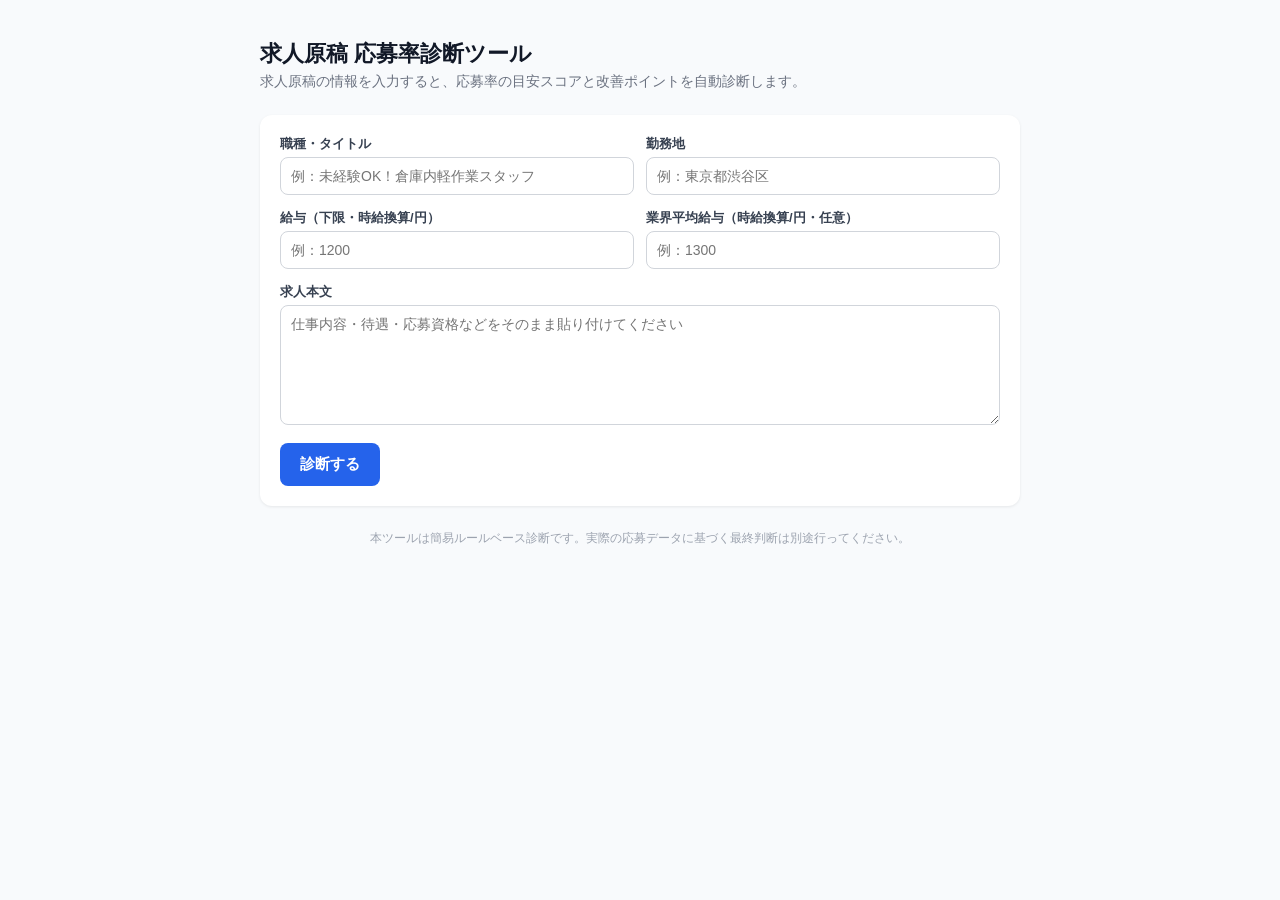
<file: tools/job_diagnosis/index.html>
<!DOCTYPE html>
<html lang="ja">
<head>
<meta charset="UTF-8">
<meta name="viewport" content="width=device-width, initial-scale=1.0">
<title>求人原稿 応募率診断ツール</title>
<style>
  :root { --accent: #2563eb; --bg: #f8fafc; --good: #16a34a; --warn: #d97706; --bad: #dc2626; }
  * { box-sizing: border-box; }
  body { font-family: "Hiragino Sans", "Yu Gothic", sans-serif; background: var(--bg); margin: 0; padding: 24px; color: #111827; }
  .wrap { max-width: 760px; margin: 0 auto; }
  h1 { font-size: 22px; margin-bottom: 4px; }
  p.sub { color: #6b7280; margin-top: 0; margin-bottom: 24px; font-size: 14px; }
  .card { background: #fff; border-radius: 12px; padding: 20px; box-shadow: 0 1px 3px rgba(0,0,0,0.08); margin-bottom: 16px; }
  label { display: block; font-size: 13px; font-weight: 600; margin-bottom: 4px; color: #374151; }
  input, textarea { width: 100%; padding: 10px; border: 1px solid #d1d5db; border-radius: 8px; font-size: 14px; margin-bottom: 14px; font-family: inherit; }
  textarea { min-height: 120px; resize: vertical; }
  .row { display: grid; grid-template-columns: 1fr 1fr; gap: 12px; }
  button { background: var(--accent); color: #fff; border: none; padding: 12px 20px; border-radius: 8px; font-size: 15px; font-weight: 600; cursor: pointer; }
  button:hover { background: #1d4ed8; }
  .score-box { text-align: center; padding: 28px 20px; }
  .score-num { font-size: 48px; font-weight: 800; }
  .score-label { font-size: 14px; color: #6b7280; margin-top: 4px; }
  .badge { display: inline-block; padding: 4px 12px; border-radius: 999px; font-size: 13px; font-weight: 700; color: #fff; margin-top: 8px; }
  .badge.good { background: var(--good); }
  .badge.warn { background: var(--warn); }
  .badge.bad { background: var(--bad); }
  ul.comments { list-style: none; padding: 0; margin: 0; }
  ul.comments li { padding: 10px 14px; border-radius: 8px; margin-bottom: 8px; font-size: 14px; }
  ul.comments li.good { background: #ecfdf5; color: #065f46; }
  ul.comments li.warn { background: #fffbeb; color: #92400e; }
  ul.comments li.bad { background: #fef2f2; color: #991b1b; }
  #result { display: none; }
  footer { text-align: center; font-size: 12px; color: #9ca3af; margin-top: 24px; }
</style>
</head>
<body>
<div class="wrap">
  <h1>求人原稿 応募率診断ツール</h1>
  <p class="sub">求人原稿の情報を入力すると、応募率の目安スコアと改善ポイントを自動診断します。</p>

  <div class="card">
    <div class="row">
      <div>
        <label for="title">職種・タイトル</label>
        <input id="title" type="text" placeholder="例：未経験OK！倉庫内軽作業スタッフ">
      </div>
      <div>
        <label for="location">勤務地</label>
        <input id="location" type="text" placeholder="例：東京都渋谷区">
      </div>
    </div>
    <div class="row">
      <div>
        <label for="salaryMin">給与（下限・時給換算/円）</label>
        <input id="salaryMin" type="number" placeholder="例：1200">
      </div>
      <div>
        <label for="industryAvg">業界平均給与（時給換算/円・任意）</label>
        <input id="industryAvg" type="number" placeholder="例：1300">
      </div>
    </div>
    <label for="body">求人本文</label>
    <textarea id="body" placeholder="仕事内容・待遇・応募資格などをそのまま貼り付けてください"></textarea>
    <button onclick="diagnose()">診断する</button>
  </div>

  <div class="card" id="result">
    <div class="score-box">
      <div class="score-num" id="scoreNum">--</div>
      <div class="score-label">応募率予測スコア（100点満点）</div>
      <div class="badge" id="scoreBadge"></div>
    </div>
  </div>

  <div class="card" id="commentsCard" style="display:none;">
    <label style="margin-bottom:12px;">改善ポイント</label>
    <ul class="comments" id="comments"></ul>
  </div>

  <footer>本ツールは簡易ルールベース診断です。実際の応募データに基づく最終判断は別途行ってください。</footer>
</div>

<script>
function diagnose() {
  const title = document.getElementById('title').value.trim();
  const location = document.getElementById('location').value.trim();
  const salaryMin = parseFloat(document.getElementById('salaryMin').value) || 0;
  const industryAvg = parseFloat(document.getElementById('industryAvg').value) || 0;
  const body = document.getElementById('body').value.trim();

  let score = 50;
  const comments = [];

  // 1. タイトル評価
  if (title.length === 0) {
    score -= 15;
    comments.push({ type: 'bad', text: '職種・タイトルが未入力です。求職者が検索でヒットしません。' });
  } else if (/未経験|歓迎|急募|高収入|寮あり|日払い/.test(title)) {
    score += 8;
    comments.push({ type: 'good', text: '訴求力のあるキーワード（未経験OK等）がタイトルに含まれています。' });
  } else {
    score -= 5;
    comments.push({ type: 'warn', text: 'タイトルに訴求キーワード（未経験OK・即日勤務可・寮あり等）がありません。追加を検討してください。' });
  }
  if (title.length > 35) {
    score -= 5;
    comments.push({ type: 'warn', text: 'タイトルが長すぎます（35文字超）。検索結果で途中省略される可能性があります。' });
  }

  // 2. 勤務地
  if (location.length === 0) {
    score -= 10;
    comments.push({ type: 'bad', text: '勤務地が未入力です。エリア検索でヒットしません。' });
  } else {
    score += 5;
  }

  // 3. 給与競争力（業界平均との比較）
  if (salaryMin > 0 && industryAvg > 0) {
    const diffRate = (salaryMin - industryAvg) / industryAvg * 100;
    if (diffRate >= 5) {
      score += 15;
      comments.push({ type: 'good', text: `給与が業界平均より${diffRate.toFixed(0)}%高く、競争力があります。` });
    } else if (diffRate >= -5) {
      score += 0;
      comments.push({ type: 'warn', text: '給与は業界平均とほぼ同水準です。差別化要素を本文で補強してください。' });
    } else {
      score -= 15;
      comments.push({ type: 'bad', text: `給与が業界平均より${Math.abs(diffRate).toFixed(0)}%低く、応募率に悪影響の可能性があります。` });
    }
  } else if (salaryMin === 0) {
    score -= 10;
    comments.push({ type: 'bad', text: '給与情報が未入力です。給与非公開は応募率を大きく下げる要因です。' });
  }

  // 4. 本文の充実度
  const bodyLen = body.length;
  if (bodyLen === 0) {
    score -= 15;
    comments.push({ type: 'bad', text: '求人本文が未入力です。仕事内容・待遇を具体的に記載してください。' });
  } else if (bodyLen < 100) {
    score -= 8;
    comments.push({ type: 'warn', text: `本文が${bodyLen}文字と短めです。具体的な仕事内容・1日の流れ等を加えると応募率向上が期待できます。` });
  } else if (bodyLen >= 100 && bodyLen <= 800) {
    score += 8;
    comments.push({ type: 'good', text: '本文の文字量は適切な範囲です。' });
  } else {
    score -= 3;
    comments.push({ type: 'warn', text: '本文が長すぎる可能性があります（800文字超）。要点を絞ると離脱を防げます。' });
  }

  // 5. 福利厚生・働きやすさキーワード
  const benefitKeywords = ['交通費', '社会保険', '研修', '駅近', '土日休み', 'シフト', '私服'];
  const hitCount = benefitKeywords.filter(k => body.includes(k)).length;
  if (hitCount >= 3) {
    score += 7;
    comments.push({ type: 'good', text: `福利厚生・働きやすさに関するキーワードが${hitCount}件含まれています。` });
  } else if (hitCount === 0) {
    score -= 5;
    comments.push({ type: 'warn', text: '福利厚生（交通費・社会保険・研修制度等）の記載が見つかりません。追加すると安心感が高まります。' });
  }

  score = Math.max(0, Math.min(100, Math.round(score)));

  document.getElementById('result').style.display = 'block';
  document.getElementById('commentsCard').style.display = 'block';
  document.getElementById('scoreNum').textContent = score;

  const badge = document.getElementById('scoreBadge');
  badge.className = 'badge';
  if (score >= 70) {
    badge.classList.add('good');
    badge.textContent = '応募率：高い見込み';
  } else if (score >= 45) {
    badge.classList.add('warn');
    badge.textContent = '応募率：標準的（改善余地あり）';
  } else {
    badge.classList.add('bad');
    badge.textContent = '応募率：低い見込み（要改善）';
  }

  const ul = document.getElementById('comments');
  ul.innerHTML = '';
  comments.forEach(c => {
    const li = document.createElement('li');
    li.className = c.type;
    li.textContent = c.text;
    ul.appendChild(li);
  });
}
</script>
</body>
</html>
</file>
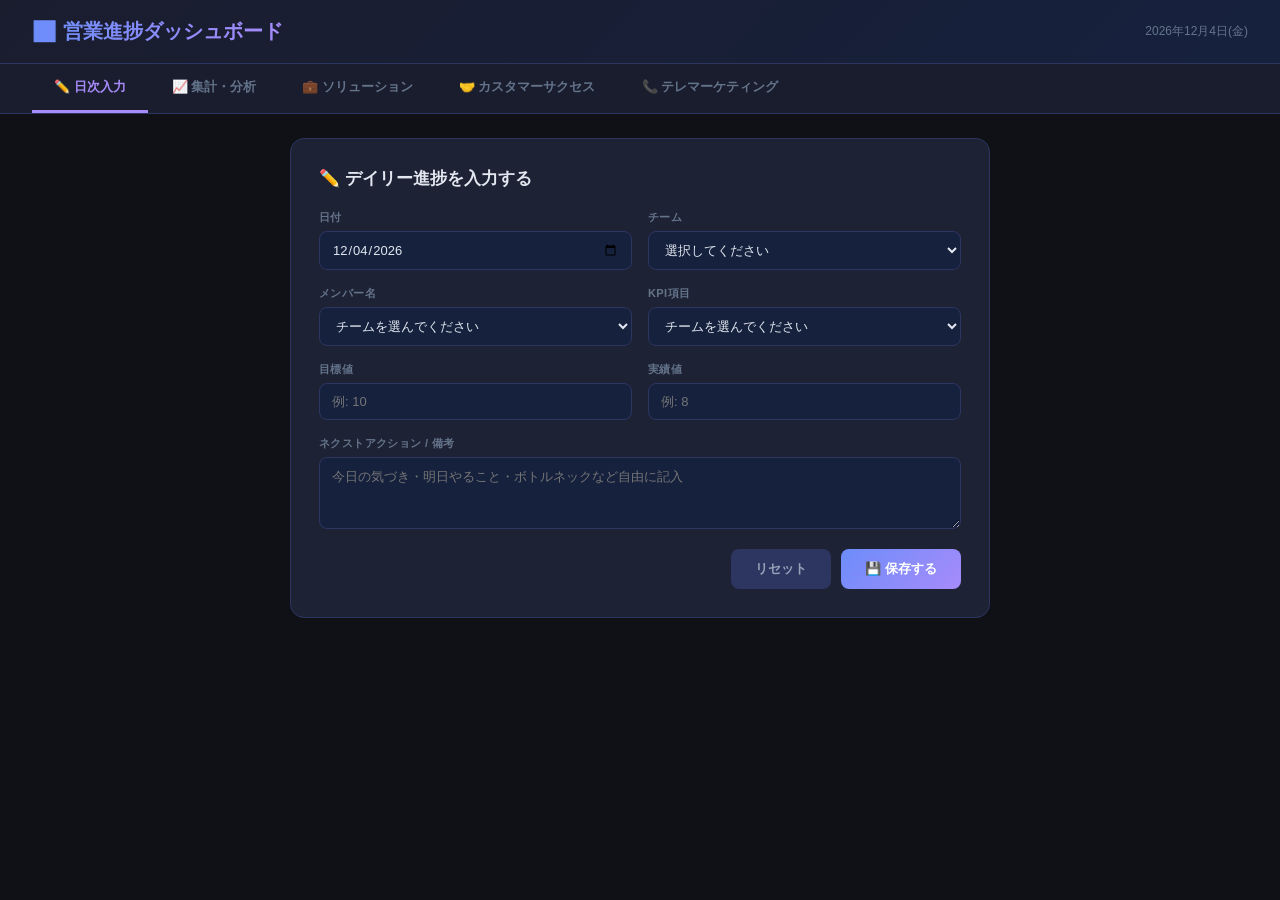
<file: dashboard.html>
<!DOCTYPE html>
<html lang="ja">
<head>
<meta charset="UTF-8">
<meta name="viewport" content="width=device-width, initial-scale=1.0">
<title>営業進捗ダッシュボード</title>
<style>
*{margin:0;padding:0;box-sizing:border-box}
body{font-family:'Segoe UI','Helvetica Neue',Arial,sans-serif;background:#0f1117;color:#e2e8f0;min-height:100vh}

/* ---- Header ---- */
.header{background:linear-gradient(135deg,#1a1d2e,#16213e);border-bottom:1px solid #2d3561;padding:18px 32px;display:flex;align-items:center;justify-content:space-between;flex-wrap:wrap;gap:10px}
.header-title{font-size:20px;font-weight:700;background:linear-gradient(90deg,#6c8dfa,#a78bfa);-webkit-background-clip:text;-webkit-text-fill-color:transparent}
.header-right{display:flex;align-items:center;gap:16px}
.header-date{font-size:12px;color:#64748b}

/* ---- Top nav ---- */
.top-nav{background:#1a1d2e;border-bottom:1px solid #2d3561;display:flex;padding:0 32px;gap:2px;overflow-x:auto}
.top-tab{padding:14px 22px;font-size:13px;font-weight:600;cursor:pointer;border:none;background:transparent;color:#64748b;border-bottom:3px solid transparent;transition:.2s;white-space:nowrap}
.top-tab:hover{color:#a78bfa}
.top-tab.active{color:#a78bfa;border-bottom-color:#a78bfa}

/* ---- Pages ---- */
.page{display:none}.page.active{display:block}
.main{padding:24px 32px;max-width:1400px;margin:0 auto}

/* ---- Section title ---- */
.section-title{font-size:15px;font-weight:700;color:#a78bfa;margin:24px 0 14px;display:flex;align-items:center;gap:8px}
.section-title::before{content:'';width:4px;height:18px;background:#a78bfa;border-radius:2px;display:inline-block}

/* ---- Cards ---- */
.cards-row{display:grid;grid-template-columns:repeat(auto-fit,minmax(200px,1fr));gap:14px;margin-bottom:24px}
.card{background:#1e2235;border:1px solid #2d3561;border-radius:12px;padding:18px;position:relative;overflow:hidden}
.card::before{content:'';position:absolute;top:0;left:0;right:0;height:3px;background:linear-gradient(90deg,#6c8dfa,#a78bfa)}
.card-label{font-size:11px;color:#64748b;margin-bottom:6px;font-weight:500}
.card-value{font-size:26px;font-weight:700}
.card-sub{font-size:11px;margin-top:4px}
.green{color:#34d399}.red{color:#f87171}.yellow{color:#fbbf24}.blue{color:#6c8dfa}.gray{color:#64748b}

/* ---- Badge ---- */
.badge{display:inline-block;padding:2px 9px;border-radius:20px;font-size:11px;font-weight:700;min-width:52px;text-align:center}
.badge.green{background:rgba(52,211,153,.15);color:#34d399;border:1px solid rgba(52,211,153,.3)}
.badge.red{background:rgba(248,113,113,.15);color:#f87171;border:1px solid rgba(248,113,113,.3)}
.badge.yellow{background:rgba(251,191,36,.15);color:#fbbf24;border:1px solid rgba(251,191,36,.3)}
.badge.gray{background:rgba(100,116,139,.15);color:#94a3b8;border:1px solid rgba(100,116,139,.3)}
.badge.blue{background:rgba(108,141,250,.15);color:#6c8dfa;border:1px solid rgba(108,141,250,.3)}

/* ---- Progress ---- */
.pb-bg{height:5px;background:#2d3561;border-radius:3px;overflow:hidden;margin-top:4px}
.pb-fill{height:100%;border-radius:3px;transition:width 1s ease}
.fill-green{background:linear-gradient(90deg,#34d399,#10b981)}
.fill-red{background:linear-gradient(90deg,#f87171,#ef4444)}
.fill-yellow{background:linear-gradient(90deg,#fbbf24,#f59e0b)}

/* ---- Table ---- */
.table-wrap{overflow-x:auto;margin-bottom:24px}
table{width:100%;border-collapse:collapse;font-size:12px;background:#1e2235;border-radius:12px;overflow:hidden;border:1px solid #2d3561}
thead tr{background:#16213e}
th{padding:10px 14px;text-align:center;font-size:11px;font-weight:600;color:#64748b;text-transform:uppercase;letter-spacing:.4px;white-space:nowrap}
th:first-child{text-align:left}
td{padding:10px 14px;border-top:1px solid #2d3561;text-align:center;vertical-align:middle;font-size:12px}
td:first-child{text-align:left;font-weight:600;color:#e2e8f0}
tr:hover td{background:rgba(108,141,250,.04)}

/* ---- Alert / Next action ---- */
.alert-grid{display:grid;grid-template-columns:repeat(auto-fit,minmax(260px,1fr));gap:14px;margin-bottom:24px}
.alert-card{border-radius:10px;padding:14px;border-left:4px solid}
.alert-card.warn{background:rgba(251,191,36,.07);border-color:#fbbf24}
.alert-card.danger{background:rgba(248,113,113,.07);border-color:#f87171}
.alert-card.info{background:rgba(108,141,250,.07);border-color:#6c8dfa}
.alert-title{font-size:12px;font-weight:700;margin-bottom:5px}
.alert-text{font-size:12px;color:#94a3b8;line-height:1.6}
.next-action{background:linear-gradient(135deg,#1a2744,#1e2235);border:1px solid #3d5296;border-radius:12px;padding:18px;margin-bottom:24px}
.next-action-title{font-size:12px;font-weight:700;color:#6c8dfa;margin-bottom:8px}
.next-action ul{list-style:none}
.next-action li{font-size:12px;color:#94a3b8;padding:4px 0 4px 16px;position:relative;line-height:1.5}
.next-action li::before{content:'→';position:absolute;left:0;color:#6c8dfa}

/* ---- Member card ---- */
.members-grid{display:grid;grid-template-columns:repeat(auto-fit,minmax(300px,1fr));gap:18px;margin-bottom:24px}
.member-card{background:#1e2235;border:1px solid #2d3561;border-radius:12px;padding:18px;transition:.2s}
.member-card:hover{transform:translateY(-2px);border-color:#4a5568}
.member-header{display:flex;align-items:center;gap:12px;margin-bottom:14px}
.avatar{width:42px;height:42px;border-radius:50%;background:linear-gradient(135deg,#6c8dfa,#a78bfa);display:flex;align-items:center;justify-content:center;font-size:14px;font-weight:700;color:#fff;flex-shrink:0}
.member-name{font-size:15px;font-weight:700;color:#e2e8f0}
.member-role{font-size:11px;color:#64748b;margin-top:2px}
.kpi-row{display:flex;justify-content:space-between;align-items:center;padding:7px 0;border-bottom:1px solid #2d3561}
.kpi-row:last-child{border-bottom:none}
.kpi-label{font-size:11px;color:#94a3b8;flex:1}
.kpi-nums{font-size:11px;color:#64748b;margin:0 10px;white-space:nowrap}

/* ---- Input Form ---- */
.input-page{background:#1e2235;border:1px solid #2d3561;border-radius:14px;padding:28px;max-width:700px;margin:0 auto}
.form-title{font-size:17px;font-weight:700;color:#e2e8f0;margin-bottom:20px;display:flex;align-items:center;gap:8px}
.form-grid{display:grid;grid-template-columns:1fr 1fr;gap:16px}
.form-group{display:flex;flex-direction:column;gap:6px}
.form-group.full{grid-column:1/-1}
label{font-size:11px;font-weight:600;color:#64748b;text-transform:uppercase;letter-spacing:.4px}
select,input[type=text],input[type=number],input[type=date],textarea{background:#16213e;border:1px solid #2d3561;border-radius:8px;padding:10px 12px;color:#e2e8f0;font-size:13px;width:100%;transition:.2s;font-family:inherit}
select:focus,input:focus,textarea:focus{outline:none;border-color:#6c8dfa;background:#1a2744}
textarea{resize:vertical;min-height:72px}
.btn{padding:11px 24px;border-radius:8px;border:none;font-size:13px;font-weight:700;cursor:pointer;transition:.2s}
.btn-primary{background:linear-gradient(135deg,#6c8dfa,#a78bfa);color:#fff}
.btn-primary:hover{opacity:.9;transform:translateY(-1px)}
.btn-secondary{background:#2d3561;color:#94a3b8}
.btn-secondary:hover{background:#3d4571;color:#e2e8f0}
.btn-danger{background:rgba(248,113,113,.15);color:#f87171;border:1px solid rgba(248,113,113,.3)}
.btn-danger:hover{background:rgba(248,113,113,.25)}
.form-actions{display:flex;gap:10px;margin-top:20px;justify-content:flex-end}
.success-msg{background:rgba(52,211,153,.1);border:1px solid rgba(52,211,153,.3);color:#34d399;border-radius:8px;padding:10px 14px;font-size:13px;margin-top:12px;display:none}

/* ---- Aggregate tabs ---- */
.agg-tabs{display:flex;gap:6px;margin-bottom:18px}
.agg-tab{padding:7px 18px;border-radius:20px;font-size:12px;font-weight:600;cursor:pointer;border:1px solid #2d3561;background:transparent;color:#64748b;transition:.2s}
.agg-tab.active{background:#6c8dfa;color:#fff;border-color:#6c8dfa}
.agg-tab:hover:not(.active){border-color:#6c8dfa;color:#6c8dfa}

/* ---- Log table ---- */
.log-table td{font-size:11px}
.log-empty{text-align:center;color:#4a5568;padding:40px;font-size:14px}
.delete-btn{background:none;border:none;color:#f87171;cursor:pointer;font-size:13px;padding:2px 6px;border-radius:4px}
.delete-btn:hover{background:rgba(248,113,113,.15)}

/* ---- Responsive ---- */
@media(max-width:768px){
  .main{padding:16px}
  .top-nav{padding:0 16px}
  .header{padding:14px 16px}
  .top-tab{padding:10px 12px;font-size:12px}
  .form-grid{grid-template-columns:1fr}
  .form-group.full{grid-column:1}
}
</style>
</head>
<body>

<div class="header">
  <div class="header-title">📊 営業進捗ダッシュボード</div>
  <div class="header-right">
    <div class="header-date" id="today-date"></div>
  </div>
</div>

<div class="top-nav">
  <button class="top-tab active" onclick="switchPage('input')">✏️ 日次入力</button>
  <button class="top-tab" onclick="switchPage('agg')">📈 集計・分析</button>
  <button class="top-tab" onclick="switchPage('solution')">💼 ソリューション</button>
  <button class="top-tab" onclick="switchPage('cs')">🤝 カスタマーサクセス</button>
  <button class="top-tab" onclick="switchPage('tele')">📞 テレマーケティング</button>
</div>

<!-- ===================== 日次入力 ===================== -->
<div id="page-input" class="page active">
<div class="main">
  <div class="input-page">
    <div class="form-title">✏️ デイリー進捗を入力する</div>
    <form id="entry-form">
      <div class="form-grid">
        <div class="form-group">
          <label>日付</label>
          <input type="date" id="f-date" required>
        </div>
        <div class="form-group">
          <label>チーム</label>
          <select id="f-team" onchange="updateMembers()" required>
            <option value="">選択してください</option>
            <option value="ソリューション">ソリューション</option>
            <option value="カスタマーサクセス">カスタマーサクセス</option>
            <option value="テレマーケティング">テレマーケティング</option>
          </select>
        </div>
        <div class="form-group">
          <label>メンバー名</label>
          <select id="f-member" required>
            <option value="">チームを選んでください</option>
          </select>
        </div>
        <div class="form-group">
          <label>KPI項目</label>
          <select id="f-kpi" required>
            <option value="">チームを選んでください</option>
          </select>
        </div>
        <div class="form-group">
          <label>目標値</label>
          <input type="number" id="f-target" placeholder="例: 10" min="0" step="0.1">
        </div>
        <div class="form-group">
          <label>実績値</label>
          <input type="number" id="f-actual" placeholder="例: 8" min="0" step="0.1" required>
        </div>
        <div class="form-group full">
          <label>ネクストアクション / 備考</label>
          <textarea id="f-note" placeholder="今日の気づき・明日やること・ボトルネックなど自由に記入"></textarea>
        </div>
      </div>
      <div class="form-actions">
        <button type="button" class="btn btn-secondary" onclick="resetForm()">リセット</button>
        <button type="submit" class="btn btn-primary">💾 保存する</button>
      </div>
      <div class="success-msg" id="success-msg">✅ 保存しました！</div>
    </form>
  </div>
</div>
</div>

<!-- ===================== 集計・分析 ===================== -->
<div id="page-agg" class="page">
<div class="main">
  <div style="display:flex;align-items:center;justify-content:space-between;flex-wrap:wrap;gap:12px;margin-bottom:16px">
    <div class="agg-tabs">
      <button class="agg-tab active" onclick="switchAgg('daily')">日次</button>
      <button class="agg-tab" onclick="switchAgg('weekly')">週次</button>
      <button class="agg-tab" onclick="switchAgg('monthly')">月次</button>
    </div>
    <div style="display:flex;gap:8px;align-items:center;flex-wrap:wrap">
      <select id="agg-team" onchange="renderAgg()" style="background:#1e2235;border:1px solid #2d3561;border-radius:8px;padding:7px 12px;color:#e2e8f0;font-size:12px">
        <option value="">全チーム</option>
        <option value="ソリューション">ソリューション</option>
        <option value="カスタマーサクセス">カスタマーサクセス</option>
        <option value="テレマーケティング">テレマーケティング</option>
      </select>
      <select id="agg-member" onchange="renderAgg()" style="background:#1e2235;border:1px solid #2d3561;border-radius:8px;padding:7px 12px;color:#e2e8f0;font-size:12px">
        <option value="">全メンバー</option>
      </select>
      <button class="btn btn-danger" onclick="clearAllData()" style="font-size:11px;padding:7px 14px">🗑 全削除</button>
    </div>
  </div>

  <div id="agg-summary" class="cards-row"></div>

  <div class="section-title" id="agg-table-title">集計データ</div>
  <div class="table-wrap">
    <table id="agg-table">
      <thead id="agg-thead"></thead>
      <tbody id="agg-tbody"></tbody>
    </table>
  </div>

  <div class="section-title">入力済みログ一覧</div>
  <div class="table-wrap">
    <table class="log-table">
      <thead>
        <tr>
          <th>日付</th><th>チーム</th><th>メンバー</th><th>KPI項目</th>
          <th>目標</th><th>実績</th><th>達成率</th><th>備考</th><th></th>
        </tr>
      </thead>
      <tbody id="log-tbody"></tbody>
    </table>
  </div>
</div>
</div>

<!-- ===================== ソリューション ===================== -->
<div id="page-solution" class="page">
<div class="main">
  <div class="cards-row">
    <div class="card"><div class="card-label">チャーン率達成率</div><div class="card-value green">138%</div><div class="card-sub green">✓ 目標超過（40→55件）</div></div>
    <div class="card"><div class="card-label">新規獲得（年500万以上）</div><div class="card-value red">0%</div><div class="card-sub red">✗ 目標4社→実績0社</div></div>
    <div class="card"><div class="card-label">費消額最大化KPI</div><div class="card-value gray">集計中</div><div class="card-sub yellow">△ 数値定義整理中</div></div>
    <div class="card"><div class="card-label">ミックスグリル提案</div><div class="card-value yellow">↑増加</div><div class="card-sub yellow">△ 再現性確認が必要</div></div>
  </div>
  <div class="section-title">メンバー別 週次実績</div>
  <div class="members-grid">
    <div class="member-card">
      <div class="member-header"><div class="avatar">下</div><div><div class="member-name">下川さん</div><div class="member-role">ソリューション</div></div></div>
      <div class="kpi-row"><div class="kpi-label">複数プラン提案数（社単UP）</div><div class="kpi-nums">60→85</div><span class="badge green">142%</span></div>
      <div class="pb-bg"><div class="pb-fill fill-green" style="width:100%"></div></div>
      <div class="kpi-row" style="margin-top:8px"><div class="kpi-label">プレゼン金額（バジェットUP）</div><div class="kpi-nums">196→310万</div><span class="badge green">158%</span></div>
      <div class="pb-bg"><div class="pb-fill fill-green" style="width:100%"></div></div>
      <div class="kpi-row" style="margin-top:8px"><div class="kpi-label">他媒体提案数（ミックス）</div><div class="kpi-nums">4→3件</div><span class="badge yellow">75%</span></div>
      <div class="pb-bg"><div class="pb-fill fill-yellow" style="width:75%"></div></div>
    </div>
    <div class="member-card">
      <div class="member-header"><div class="avatar" style="background:linear-gradient(135deg,#f87171,#ec4899)">寒</div><div><div class="member-name">寒川さん</div><div class="member-role">ソリューション</div></div></div>
      <div class="kpi-row"><div class="kpi-label">複数プラン提案数（社単UP）</div><div class="kpi-nums">60→47</div><span class="badge red">78%</span></div>
      <div class="pb-bg"><div class="pb-fill fill-red" style="width:78%"></div></div>
      <div class="kpi-row" style="margin-top:8px"><div class="kpi-label">プレゼン金額（バジェットUP）</div><div class="kpi-nums">196→80万</div><span class="badge red">41%</span></div>
      <div class="pb-bg"><div class="pb-fill fill-red" style="width:41%"></div></div>
      <div class="kpi-row" style="margin-top:8px"><div class="kpi-label">他媒体提案数（ミックス）</div><div class="kpi-nums">4→5件</div><span class="badge green">125%</span></div>
      <div class="pb-bg"><div class="pb-fill fill-green" style="width:100%"></div></div>
    </div>
    <div class="member-card">
      <div class="member-header"><div class="avatar" style="background:linear-gradient(135deg,#34d399,#059669)">堀</div><div><div class="member-name">堀江さん</div><div class="member-role">ソリューション</div></div></div>
      <div class="kpi-row"><div class="kpi-label">複数プラン提案数（社単UP）</div><div class="kpi-nums">60→59</div><span class="badge yellow">98%</span></div>
      <div class="pb-bg"><div class="pb-fill fill-yellow" style="width:98%"></div></div>
      <div class="kpi-row" style="margin-top:8px"><div class="kpi-label">プレゼン金額（バジェットUP）</div><div class="kpi-nums">196→185万</div><span class="badge yellow">94%</span></div>
      <div class="pb-bg"><div class="pb-fill fill-yellow" style="width:94%"></div></div>
      <div class="kpi-row" style="margin-top:8px"><div class="kpi-label">他媒体提案数（ミックス）</div><div class="kpi-nums">4→3件</div><span class="badge yellow">75%</span></div>
      <div class="pb-bg"><div class="pb-fill fill-yellow" style="width:75%"></div></div>
    </div>
  </div>
  <div class="section-title">課題・ボトルネック</div>
  <div class="alert-grid">
    <div class="alert-card danger"><div class="alert-title">🔴 新規受注KGI 未達</div><div class="alert-text">年間500万以上顧客×6社目標に対して実績0社。プレス数増加の再現性確認が急務。</div></div>
    <div class="alert-card warn"><div class="alert-title">⚠️ 数値定義の不統一</div><div class="alert-text">提案数・受注数・プレス数の定義があいまいで集計にズレ。定義書の作成が必要。</div></div>
    <div class="alert-card info"><div class="alert-title">💡 ミックスグリル提案は増加傾向</div><div class="alert-text">提案数自体は増加中。成功パターンをチームで共有し再現性を高める。</div></div>
  </div>
  <div class="next-action">
    <div class="next-action-title">📌 ネクストアクション</div>
    <ul>
      <li>提案数・受注数・プレス数の定義を統一し、チーム共通のKPI定義書を作成する</li>
      <li>寒川さんのプレゼン金額（バジェットUP）が大幅未達のため個別フォロー実施</li>
      <li>新規プレスや提案実績を正しく集計し、提案数増加の再現性をチームで認識する</li>
    </ul>
  </div>
</div>
</div>

<!-- ===================== カスタマーサクセス ===================== -->
<div id="page-cs" class="page">
<div class="main">
  <div class="cards-row">
    <div class="card"><div class="card-label">CS月間費消目標（6月）</div><div class="card-value yellow">9.15%</div><div class="card-sub red">2,178,117円 / 23,800,000円</div></div>
    <div class="card"><div class="card-label">Q費消進捗率</div><div class="card-value yellow">66.0%</div><div class="card-sub yellow">47,320,432円 / 71,700,000円</div></div>
    <div class="card"><div class="card-label">現S有効接触（8W）</div><div class="card-value green">102%</div><div class="card-sub green">✓ 目標45→実績46件</div></div>
    <div class="card"><div class="card-label">落ちS接触（8W）</div><div class="card-value green">101%</div><div class="card-sub green">✓ 目標100→実績101件</div></div>
  </div>
  <div class="section-title">メンバー別 個人実績（8W: 6/1〜6/5）</div>
  <div class="members-grid">
    <div class="member-card">
      <div class="member-header"><div class="avatar" style="background:linear-gradient(135deg,#6c8dfa,#a78bfa)">吉</div><div><div class="member-name">吉岡さん（たま）</div><div class="member-role">カスタマーサクセス</div></div></div>
      <div class="kpi-row"><div class="kpi-label">目標獲得社数</div><div class="kpi-nums">目標12</div><span class="badge yellow">6社 / 50%</span></div>
      <div class="pb-bg"><div class="pb-fill fill-yellow" style="width:50%"></div></div>
      <div class="kpi-row" style="margin-top:8px"><div class="kpi-label">プレ数</div><div class="kpi-nums">目標12</div><span class="badge red">0件 / 0%</span></div>
      <div class="pb-bg"><div class="pb-fill fill-red" style="width:0%"></div></div>
      <div class="kpi-row" style="margin-top:8px"><div class="kpi-label">有効接触</div><div class="kpi-nums">—</div><span class="badge gray">2件</span></div>
    </div>
    <div class="member-card">
      <div class="member-header"><div class="avatar" style="background:linear-gradient(135deg,#f59e0b,#d97706)">ゾ</div><div><div class="member-name">ゾンハンさん</div><div class="member-role">カスタマーサクセス</div></div></div>
      <div class="kpi-row"><div class="kpi-label">目標獲得社数</div><div class="kpi-nums">目標12</div><span class="badge red">3社 / 25%</span></div>
      <div class="pb-bg"><div class="pb-fill fill-red" style="width:25%"></div></div>
      <div class="kpi-row" style="margin-top:8px"><div class="kpi-label">プレ数</div><div class="kpi-nums">目標15</div><span class="badge red">6件 / 40%</span></div>
      <div class="pb-bg"><div class="pb-fill fill-red" style="width:40%"></div></div>
      <div class="kpi-row" style="margin-top:8px"><div class="kpi-label">有効接触</div><div class="kpi-nums">—</div><span class="badge gray">—</span></div>
    </div>
    <div class="member-card">
      <div class="member-header"><div class="avatar" style="background:linear-gradient(135deg,#34d399,#059669)">畠</div><div><div class="member-name">畠山さん</div><div class="member-role">カスタマーサクセス</div></div></div>
      <div class="kpi-row"><div class="kpi-label">目標獲得社数</div><div class="kpi-nums">目標12〜13</div><span class="badge yellow">集計中</span></div>
      <div class="pb-bg"><div class="pb-fill fill-yellow" style="width:50%"></div></div>
      <div class="kpi-row" style="margin-top:8px"><div class="kpi-label">テレマパス受入</div><div class="kpi-nums">複数件</div><span class="badge green">対応中</span></div>
      <div class="kpi-row" style="margin-top:8px"><div class="kpi-label">有効接触</div><div class="kpi-nums">—</div><span class="badge gray">集計中</span></div>
    </div>
    <div class="member-card">
      <div class="member-header"><div class="avatar" style="background:linear-gradient(135deg,#ec4899,#be185d)">な</div><div><div class="member-name">ななさん</div><div class="member-role">カスタマーサクセス</div></div></div>
      <div class="kpi-row"><div class="kpi-label">目標獲得社数</div><div class="kpi-nums">目標12</div><span class="badge red">2社 / 17%</span></div>
      <div class="pb-bg"><div class="pb-fill fill-red" style="width:17%"></div></div>
      <div class="kpi-row" style="margin-top:8px"><div class="kpi-label">プレ数</div><div class="kpi-nums">目標20</div><span class="badge red">4件 / 20%</span></div>
      <div class="pb-bg"><div class="pb-fill fill-red" style="width:20%"></div></div>
      <div class="kpi-row" style="margin-top:8px"><div class="kpi-label">有効接触</div><div class="kpi-nums">—</div><span class="badge gray">16件</span></div>
    </div>
  </div>
  <div class="section-title">週次チーム推移</div>
  <div class="table-wrap">
    <table>
      <thead><tr><th>指標</th><th>5W（GW明け）</th><th>6W</th><th>7W</th><th>8W（6/1〜6/5）</th><th>9W</th></tr></thead>
      <tbody>
        <tr><td>現S有効接触</td><td><span class="badge green">112%</span><br><small class="gray">42→47</small></td><td><span class="badge green">106%</span><br><small class="gray">48→51</small></td><td><span class="badge green">114%</span><br><small class="gray">36→41</small></td><td><span class="badge green">102%</span><br><small class="gray">45→46</small></td><td><span class="badge green">109%</span><br><small class="gray">44→48</small></td></tr>
        <tr><td>現Sヒアリング</td><td><span class="badge green">107%</span><br><small class="gray">42→45</small></td><td><span class="badge gray">—</span></td><td><span class="badge yellow">75%</span><br><small class="gray">48→36</small></td><td><span class="badge green">100%</span><br><small class="gray">40→40</small></td><td><span class="badge yellow">98%</span><br><small class="gray">41→40</small></td></tr>
        <tr><td>落ちS接触</td><td><span class="badge red">20%</span><br><small class="gray">30→6</small></td><td><span class="badge red">60%</span><br><small class="gray">65→39</small></td><td><span class="badge yellow">77%</span><br><small class="gray">81→62</small></td><td><span class="badge green">101%</span><br><small class="gray">100→101</small></td><td><span class="badge green">101%</span><br><small class="gray">75→76</small></td></tr>
        <tr><td>新規（プレ数）</td><td><span class="badge gray">—</span></td><td><span class="badge red">33%</span><br><small class="gray">3→1</small></td><td><span class="badge gray">—</span></td><td><span class="badge red">33%</span><br><small class="gray">3→1</small></td><td><span class="badge red">0%</span><br><small class="gray">7→0</small></td></tr>
      </tbody>
    </table>
  </div>
  <div class="section-title">課題・ボトルネック</div>
  <div class="alert-grid">
    <div class="alert-card danger"><div class="alert-title">🔴 新規受注 KGI 未達（0件）</div><div class="alert-text">KPI 63%達成にもかかわらずKGIは0。商談化・受注への変換が課題。</div></div>
    <div class="alert-card warn"><div class="alert-title">⚠️ 落ちS接触が計画倒れ（5W・6W）</div><div class="alert-text">5Wは目標30件→実績6件（20%）。習慣化・計画立案が必要。8W以降は改善傾向。</div></div>
    <div class="alert-card info"><div class="alert-title">✅ 有効接触は安定して100%超え</div><div class="alert-text">チーム全体の有効接触が初めて100%超え。接触数を維持しつつ商談化率の向上が次の焦点。</div></div>
  </div>
  <div class="next-action">
    <div class="next-action-title">📌 ネクストアクション</div>
    <ul>
      <li>商談終了時・架電時に「次回日時・送付物・確認事項」まで具体化してネクストアクションを設定する</li>
      <li>接触サイクルを短縮し、電話・メール等でアクション量を増やす</li>
      <li>新規12社（KPI目標6→実績2, 50%）のプレス数を増やすための提案活動を強化</li>
    </ul>
  </div>
</div>
</div>

<!-- ===================== テレマーケティング ===================== -->
<div id="page-tele" class="page">
<div class="main">
  <div class="cards-row">
    <div class="card"><div class="card-label">有効接触率目標</div><div class="card-value">10%</div><div class="card-sub yellow">△ KPI設定中</div></div>
    <div class="card"><div class="card-label">連携率目標</div><div class="card-value">6%</div><div class="card-sub yellow">△ 品質改善が必要</div></div>
    <div class="card"><div class="card-label">パス後受注（5月）</div><div class="card-value red">20%</div><div class="card-sub red">目標10件→実績2件</div></div>
    <div class="card"><div class="card-label">来月パス目標</div><div class="card-value blue">55件</div><div class="card-sub yellow">警備＋物流・介護福祉</div></div>
  </div>
  <div class="section-title">月次進捗サマリー</div>
  <div class="table-wrap">
    <table>
      <thead><tr><th>月・週</th><th>有効接触 目標</th><th>有効接触 実績</th><th>達成率</th><th>ニーズありパス 目標</th><th>ニーズありパス 実績</th><th>達成率</th><th>パス後受注 目標</th><th>パス後受注 実績</th><th>達成率</th></tr></thead>
      <tbody>
        <tr><td>4月合計</td><td>300</td><td>514</td><td><span class="badge green">171%</span></td><td>30</td><td>17</td><td><span class="badge red">57%</span></td><td>10</td><td>2</td><td><span class="badge red">20%</span></td></tr>
        <tr><td>5月合計</td><td>300</td><td>11<br><small style="color:#fbbf24">※集計ミス疑い</small></td><td><span class="badge red">4%</span></td><td>30</td><td>21</td><td><span class="badge yellow">70%</span></td><td>10</td><td>2</td><td><span class="badge red">20%</span></td></tr>
        <tr><td>6月 1W</td><td>75</td><td>82</td><td><span class="badge green">109%</span></td><td>7.5</td><td>6</td><td><span class="badge yellow">80%</span></td><td>2.5</td><td>0</td><td><span class="badge red">0%</span></td></tr>
      </tbody>
    </table>
  </div>
  <div class="section-title">課題・ボトルネック</div>
  <div class="alert-grid">
    <div class="alert-card danger"><div class="alert-title">🔴 パス後受注が継続低迷（20%）</div><div class="alert-text">4月・5月ともに目標10件→2件。入力連携不備とパス品質不足が主因。切り返しトーク強化が急務。</div></div>
    <div class="alert-card warn"><div class="alert-title">⚠️ ニーズありパス 達成率が低い</div><div class="alert-text">4月57%、5月70%と目標未達が続く。リスト拡張と架電スクリプトの見直しが必要。</div></div>
    <div class="alert-card info"><div class="alert-title">✅ 有効接触数は4月・6月1Wで大幅超過</div><div class="alert-text">4月171%、6月1W 109%と有効接触数は確保。接触から受注への転換率改善が次の重点課題。</div></div>
  </div>
  <div class="next-action">
    <div class="next-action-title">📌 ネクストアクション</div>
    <ul>
      <li>パス内容をモニタリングし「比較検討中」への切り返しトーク集を整備・強化する</li>
      <li>警備を軸に物流・介護福祉など新規リストを拡張し、来月55件パスを目指す</li>
      <li>入力連携不備を解消するため、パス時の入力フォーマットと連携ルールを再整備する</li>
    </ul>
  </div>
</div>
</div>

<script>
// ============================================================
// Data & Config
// ============================================================
const MEMBERS = {
  'ソリューション': ['下川','寒川','堀江'],
  'カスタマーサクセス': ['吉岡（たま）','ゾンハン','畠山','なな','前田','中野'],
  'テレマーケティング': ['島田','城市','長谷川','その他']
};
const KPIS = {
  'ソリューション': ['複数プラン提案数（社単UP）','プレゼン金額（バジェットUP）万円','他媒体提案数（ミックス）','新規受注件数'],
  'カスタマーサクセス': ['現S有効接触','現Sヒアリング','落ちS接触','新規プレ数','目標獲得社数'],
  'テレマーケティング': ['有効接触件数','ニーズありパス件数','パス後受注件数']
};
const AVATARS = {
  '下川':'linear-gradient(135deg,#6c8dfa,#a78bfa)',
  '寒川':'linear-gradient(135deg,#f87171,#ec4899)',
  '堀江':'linear-gradient(135deg,#34d399,#059669)',
  '吉岡（たま）':'linear-gradient(135deg,#6c8dfa,#a78bfa)',
  'ゾンハン':'linear-gradient(135deg,#f59e0b,#d97706)',
  '畠山':'linear-gradient(135deg,#34d399,#059669)',
  'なな':'linear-gradient(135deg,#ec4899,#be185d)',
  '前田':'linear-gradient(135deg,#6c8dfa,#4338ca)',
  '中野':'linear-gradient(135deg,#a78bfa,#7c3aed)',
};

let currentAgg = 'daily';

function loadData(){ try{ return JSON.parse(localStorage.getItem('sales_log')||'[]') }catch(e){return[]} }
function saveData(d){ localStorage.setItem('sales_log', JSON.stringify(d)) }

// ============================================================
// Navigation
// ============================================================
function switchPage(p){
  document.querySelectorAll('.top-tab').forEach(t=>t.classList.remove('active'));
  document.querySelectorAll('.page').forEach(s=>s.classList.remove('active'));
  event.target.classList.add('active');
  document.getElementById('page-'+p).classList.add('active');
  if(p==='agg') renderAgg();
}
function switchAgg(mode){
  currentAgg = mode;
  document.querySelectorAll('.agg-tab').forEach(t=>t.classList.remove('active'));
  event.target.classList.add('active');
  renderAgg();
}

// ============================================================
// Form helpers
// ============================================================
function updateMembers(){
  const team = document.getElementById('f-team').value;
  const sel = document.getElementById('f-member');
  const ksel = document.getElementById('f-kpi');
  sel.innerHTML = '<option value="">選択してください</option>';
  ksel.innerHTML = '<option value="">選択してください</option>';
  if(!team) return;
  (MEMBERS[team]||[]).forEach(m=>{ const o=document.createElement('option');o.value=m;o.textContent=m;sel.appendChild(o) });
  (KPIS[team]||[]).forEach(k=>{ const o=document.createElement('option');o.value=k;o.textContent=k;ksel.appendChild(o) });
}
function resetForm(){
  document.getElementById('entry-form').reset();
  document.getElementById('f-member').innerHTML='<option value="">チームを選んでください</option>';
  document.getElementById('f-kpi').innerHTML='<option value="">チームを選んでください</option>';
  document.getElementById('success-msg').style.display='none';
}

// ============================================================
// Form submit
// ============================================================
document.getElementById('entry-form').addEventListener('submit',function(e){
  e.preventDefault();
  const date = document.getElementById('f-date').value;
  const team = document.getElementById('f-team').value;
  const member = document.getElementById('f-member').value;
  const kpi = document.getElementById('f-kpi').value;
  const target = parseFloat(document.getElementById('f-target').value)||null;
  const actual = parseFloat(document.getElementById('f-actual').value);
  const note = document.getElementById('f-note').value.trim();
  if(!date||!team||!member||!kpi) return;
  const data = loadData();
  data.push({ id: Date.now(), date, team, member, kpi, target, actual, note });
  saveData(data);
  const msg = document.getElementById('success-msg');
  msg.style.display='block';
  setTimeout(()=>msg.style.display='none', 3000);
  document.getElementById('f-actual').value='';
  document.getElementById('f-target').value='';
  document.getElementById('f-note').value='';
});

// ============================================================
// Badge helper
// ============================================================
function rateBadge(rate){
  if(rate===null||isNaN(rate)) return '<span class="badge gray">—</span>';
  const pct = Math.round(rate*100);
  let cls = pct>=100?'green':pct>=80?'yellow':'red';
  return `<span class="badge ${cls}">${pct}%</span>`;
}
function rateColor(rate){
  if(rate===null||isNaN(rate)) return '#94a3b8';
  const pct = rate*100;
  return pct>=100?'#34d399':pct>=80?'#fbbf24':'#f87171';
}

// ============================================================
// Week number helper
// ============================================================
function getWeekKey(dateStr){
  const d = new Date(dateStr);
  const jan1 = new Date(d.getFullYear(),0,1);
  const week = Math.ceil(((d-jan1)/86400000+jan1.getDay()+1)/7);
  return `${d.getFullYear()}-W${String(week).padStart(2,'0')}`;
}
function getMonthKey(dateStr){ return dateStr.slice(0,7) }

// ============================================================
// Render aggregation
// ============================================================
function renderAgg(){
  const teamFilter = document.getElementById('agg-team').value;
  const memberFilter = document.getElementById('agg-member').value;
  let data = loadData();
  if(teamFilter) data = data.filter(r=>r.team===teamFilter);
  if(memberFilter) data = data.filter(r=>r.member===memberFilter);

  // Update member dropdown
  const allData = loadData();
  const msel = document.getElementById('agg-member');
  const curM = msel.value;
  const members = [...new Set(allData.filter(r=>!teamFilter||r.team===teamFilter).map(r=>r.member))].sort();
  msel.innerHTML='<option value="">全メンバー</option>';
  members.forEach(m=>{const o=document.createElement('option');o.value=m;o.textContent=m;if(m===curM)o.selected=true;msel.appendChild(o)});

  // Group key
  const keyFn = currentAgg==='daily' ? r=>r.date
               : currentAgg==='weekly' ? r=>getWeekKey(r.date)
               : r=>getMonthKey(r.date);

  // Aggregate: {key: {member_kpi: {actual, target, count}}}
  const groups = {};
  data.forEach(r=>{
    const k = keyFn(r);
    if(!groups[k]) groups[k]={};
    const mk = `${r.member}__${r.kpi}`;
    if(!groups[k][mk]) groups[k][mk]={actual:0,target:null,count:0,member:r.member,kpi:r.kpi,notes:[]};
    groups[k][mk].actual += r.actual;
    if(r.target!==null){ groups[k][mk].target = (groups[k][mk].target||0)+r.target }
    groups[k][mk].count++;
    if(r.note) groups[k][mk].notes.push(r.note);
  });

  const keys = Object.keys(groups).sort().reverse();

  // Summary cards (totals)
  const totalActual = data.reduce((s,r)=>s+r.actual,0);
  const totalTarget = data.filter(r=>r.target!==null).reduce((s,r)=>s+(r.target||0),0);
  const totalRate = totalTarget>0 ? totalActual/totalTarget : null;
  const entries = data.length;
  const periodLabel = currentAgg==='daily'?'日':'週次'==='weekly'?'週':'月';
  document.getElementById('agg-summary').innerHTML = `
    <div class="card"><div class="card-label">入力件数（絞り込み後）</div><div class="card-value blue">${entries}</div></div>
    <div class="card"><div class="card-label">実績合計</div><div class="card-value" style="color:${rateColor(totalRate)}">${totalActual.toLocaleString()}</div></div>
    <div class="card"><div class="card-label">目標合計</div><div class="card-value gray">${totalTarget>0?totalTarget.toLocaleString():'—'}</div></div>
    <div class="card"><div class="card-label">総合達成率</div><div class="card-value" style="color:${rateColor(totalRate)}">${totalRate!==null?Math.round(totalRate*100)+'%':'—'}</div></div>
  `;

  document.getElementById('agg-table-title').textContent =
    currentAgg==='daily'?'日次集計':currentAgg==='weekly'?'週次集計':'月次集計';

  if(keys.length===0){
    document.getElementById('agg-thead').innerHTML='';
    document.getElementById('agg-tbody').innerHTML=`<tr><td colspan="10" class="log-empty">データがありません。「日次入力」タブから進捗を入力してください。</td></tr>`;
  } else {
    // Collect all member_kpi combos
    const allMKs = [...new Set(Object.values(groups).flatMap(g=>Object.keys(g)))].sort();
    const thead = `<tr><th>${currentAgg==='daily'?'日付':currentAgg==='weekly'?'週':'月'}</th>${allMKs.map(mk=>{const[m,k]=mk.split('__');return`<th style="font-size:10px">${m}<br>${k}</th>`}).join('')}</tr>`;
    document.getElementById('agg-thead').innerHTML=thead;
    const rows = keys.map(k=>{
      const g = groups[k];
      const cells = allMKs.map(mk=>{
        const d = g[mk];
        if(!d) return '<td>—</td>';
        const rate = d.target>0 ? d.actual/d.target : null;
        return `<td>${rateBadge(rate)}<br><small class="gray">${d.actual}${d.target?'/'+d.target:''}</small></td>`;
      }).join('');
      return `<tr><td>${k}</td>${cells}</tr>`;
    }).join('');
    document.getElementById('agg-tbody').innerHTML=rows;
  }

  // Log table
  const allLog = loadData().slice().reverse();
  const logFiltered = allLog.filter(r=>(!teamFilter||r.team===teamFilter)&&(!memberFilter||r.member===memberFilter));
  if(logFiltered.length===0){
    document.getElementById('log-tbody').innerHTML=`<tr><td colspan="9" class="log-empty">ログがありません</td></tr>`;
  } else {
    document.getElementById('log-tbody').innerHTML = logFiltered.map(r=>{
      const rate = r.target>0 ? r.actual/r.target : null;
      return `<tr>
        <td>${r.date}</td>
        <td>${r.team}</td>
        <td>${r.member}</td>
        <td style="max-width:160px">${r.kpi}</td>
        <td>${r.target??'—'}</td>
        <td>${r.actual}</td>
        <td>${rateBadge(rate)}</td>
        <td style="max-width:200px;font-size:11px;color:#94a3b8">${r.note||'—'}</td>
        <td><button class="delete-btn" onclick="deleteEntry(${r.id})">✕</button></td>
      </tr>`;
    }).join('');
  }
}

function deleteEntry(id){
  if(!confirm('この記録を削除しますか？')) return;
  saveData(loadData().filter(r=>r.id!==id));
  renderAgg();
}
function clearAllData(){
  if(!confirm('全データを削除しますか？この操作は取り消せません。')) return;
  localStorage.removeItem('sales_log');
  renderAgg();
}

// ============================================================
// Init
// ============================================================
document.getElementById('today-date').textContent = new Date().toLocaleDateString('ja-JP',{year:'numeric',month:'long',day:'numeric',weekday:'short'});
document.getElementById('f-date').value = new Date().toISOString().slice(0,10);
</script>
</body>
</html>
</file>
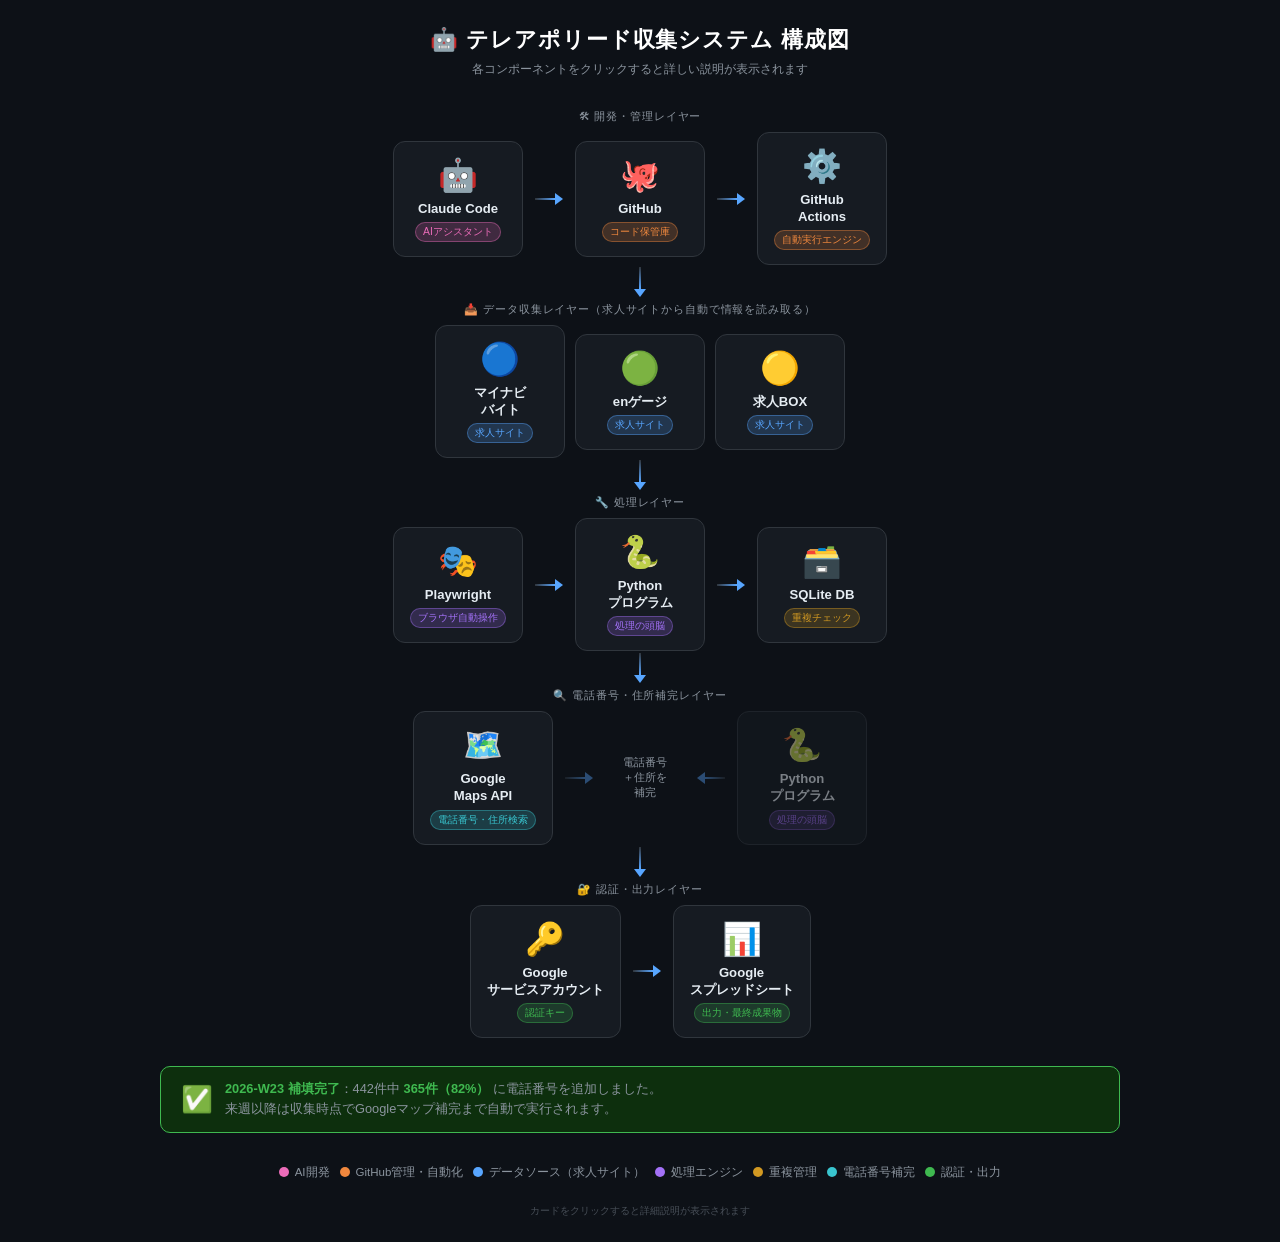
<file: docs/system_overview.html>
<!DOCTYPE html>
<html lang="ja">
<head>
<meta charset="UTF-8">
<meta name="viewport" content="width=device-width, initial-scale=1.0">
<title>テレアポリード収集システム 構成図</title>
<style>
*, *::before, *::after { box-sizing: border-box; margin: 0; padding: 0; }

body {
  font-family: 'Hiragino Sans', 'Meiryo', 'Segoe UI', sans-serif;
  background: #0d1117;
  color: #e6edf3;
  min-height: 100vh;
  padding: 24px 16px;
}

h1 {
  text-align: center;
  font-size: 1.4rem;
  font-weight: 700;
  color: #fff;
  margin-bottom: 6px;
  letter-spacing: 0.04em;
}
.subtitle {
  text-align: center;
  font-size: 0.78rem;
  color: #8b949e;
  margin-bottom: 28px;
}

/* ===== FLOW DIAGRAM ===== */
.diagram {
  max-width: 960px;
  margin: 0 auto;
  display: flex;
  flex-direction: column;
  gap: 0;
}

/* ROW */
.row {
  display: flex;
  align-items: center;
  justify-content: center;
  gap: 10px;
  position: relative;
}

/* CARD */
.card {
  background: #161b22;
  border: 1.5px solid #30363d;
  border-radius: 12px;
  padding: 14px 16px;
  cursor: pointer;
  transition: all 0.2s ease;
  position: relative;
  min-width: 130px;
  text-align: center;
  user-select: none;
}
.card:hover {
  transform: translateY(-3px);
  border-color: var(--color);
  box-shadow: 0 0 18px -4px var(--color);
}
.card.active {
  border-color: var(--color);
  box-shadow: 0 0 22px -4px var(--color);
}

.card-icon { font-size: 2rem; display: block; margin-bottom: 6px; }
.card-name { font-size: 0.82rem; font-weight: 700; color: #e6edf3; line-height: 1.3; }
.card-tag {
  display: inline-block;
  margin-top: 5px;
  font-size: 0.65rem;
  padding: 2px 7px;
  border-radius: 20px;
  background: color-mix(in srgb, var(--color) 20%, transparent);
  color: var(--color);
  border: 1px solid color-mix(in srgb, var(--color) 40%, transparent);
}

/* DETAIL POPUP */
.detail {
  display: none;
  position: absolute;
  top: calc(100% + 10px);
  left: 50%;
  transform: translateX(-50%);
  background: #1c2128;
  border: 1.5px solid var(--color);
  border-radius: 10px;
  padding: 14px 16px;
  width: 260px;
  z-index: 100;
  text-align: left;
  box-shadow: 0 8px 32px rgba(0,0,0,0.5);
}
.detail.open { display: block; }
.detail h3 { font-size: 0.82rem; color: var(--color); margin-bottom: 8px; font-weight: 700; }
.detail p { font-size: 0.75rem; color: #8b949e; line-height: 1.6; }
.detail ul { font-size: 0.75rem; color: #8b949e; line-height: 1.8; padding-left: 14px; }
.detail .close-btn {
  position: absolute; top: 8px; right: 10px;
  background: none; border: none; color: #8b949e;
  font-size: 1rem; cursor: pointer; line-height: 1;
}

/* ARROW */
.arrow-down {
  display: flex;
  flex-direction: column;
  align-items: center;
  padding: 2px 0;
}
.arrow-down .line {
  width: 2px;
  height: 22px;
  background: linear-gradient(to bottom, #30363d, #58a6ff);
  position: relative;
}
.arrow-down .head {
  width: 0; height: 0;
  border-left: 6px solid transparent;
  border-right: 6px solid transparent;
  border-top: 8px solid #58a6ff;
}
.arrow-right {
  display: flex;
  align-items: center;
  padding: 0 2px;
}
.arrow-right .line {
  height: 2px;
  width: 20px;
  background: linear-gradient(to right, #30363d, #58a6ff);
}
.arrow-right .head {
  width: 0; height: 0;
  border-top: 6px solid transparent;
  border-bottom: 6px solid transparent;
  border-left: 8px solid #58a6ff;
}

/* BRACKET group */
.group-label {
  font-size: 0.68rem;
  color: #8b949e;
  text-align: center;
  padding: 4px 0 8px;
  letter-spacing: 0.08em;
}

/* DIVIDER */
.section-divider {
  width: 100%;
  max-width: 960px;
  margin: 2px auto;
  border: none;
  border-top: 1px dashed #21262d;
}

/* LEGEND */
.legend {
  max-width: 960px;
  margin: 32px auto 0;
  display: flex;
  flex-wrap: wrap;
  gap: 10px;
  justify-content: center;
}
.legend-item {
  display: flex;
  align-items: center;
  gap: 6px;
  font-size: 0.72rem;
  color: #8b949e;
}
.legend-dot {
  width: 10px; height: 10px;
  border-radius: 50%;
}

/* COLORS */
.c-orange { --color: #f0883e; }
.c-blue   { --color: #58a6ff; }
.c-purple { --color: #a371f7; }
.c-cyan   { --color: #39c5cf; }
.c-green  { --color: #3fb950; }
.c-pink   { --color: #ec6cb9; }
.c-yellow { --color: #d29922; }

/* FLOW STEP NUMBERS */
.step-badge {
  position: absolute;
  top: -10px; left: -10px;
  width: 20px; height: 20px;
  background: #58a6ff;
  border-radius: 50%;
  font-size: 0.6rem;
  font-weight: 700;
  display: flex;
  align-items: center;
  justify-content: center;
  color: #0d1117;
}

/* CONNECTOR LINES between source cards */
.sources-row {
  display: flex;
  align-items: center;
  justify-content: center;
  gap: 6px;
}
.converge {
  display: flex;
  flex-direction: column;
  align-items: center;
}
.converge-line {
  width: 2px;
  height: 16px;
  background: linear-gradient(to bottom, #30363d, #58a6ff);
}

/* DOUBLE ARROW (bidirectional) */
.arrow-double {
  display: flex;
  align-items: center;
  padding: 0 2px;
}
.arrow-double svg { display: block; }

/* pulse animation for active data flow */
@keyframes pulse-flow {
  0%   { opacity: 0.3; }
  50%  { opacity: 1; }
  100% { opacity: 0.3; }
}
.flowing .line { animation: pulse-flow 1.5s ease-in-out infinite; }

/* Result banner */
.result-banner {
  max-width: 960px;
  margin: 28px auto 0;
  background: #0d2f0d;
  border: 1px solid #3fb950;
  border-radius: 10px;
  padding: 12px 20px;
  display: flex;
  align-items: center;
  gap: 12px;
}
.result-banner .icon { font-size: 1.6rem; }
.result-banner .text { font-size: 0.8rem; color: #8b949e; line-height: 1.6; }
.result-banner .text strong { color: #3fb950; }

@media (max-width: 600px) {
  .card { min-width: 100px; padding: 10px 8px; }
  .card-icon { font-size: 1.5rem; }
  .card-name { font-size: 0.72rem; }
  .detail { width: 220px; }
}
</style>
</head>
<body>

<h1>🤖 テレアポリード収集システム 構成図</h1>
<p class="subtitle">各コンポーネントをクリックすると詳しい説明が表示されます</p>

<div class="diagram">

  <!-- ===== ROW 0: AI Developer & Code Repo ===== -->
  <div class="group-label">🛠 開発・管理レイヤー</div>
  <div class="row">

    <div class="card c-pink" onclick="toggle(this)">
      <span class="card-icon">🤖</span>
      <div class="card-name">Claude Code</div>
      <span class="card-tag">AIアシスタント</span>
      <div class="detail">
        <button class="close-btn" onclick="close_(event,this)">✕</button>
        <h3>Claude Code とは？</h3>
        <p>Anthropic社が作ったAI（人工知能）。今回このシステムのコード（プログラム）を書いたのはこのAI。人間がやりたいことを日本語で伝えると、プログラムに変換してくれる。</p>
      </div>
    </div>

    <div class="arrow-right flowing"><div class="line"></div><div class="head"></div></div>

    <div class="card c-orange" onclick="toggle(this)">
      <span class="card-icon">🐙</span>
      <div class="card-name">GitHub</div>
      <span class="card-tag">コード保管庫</span>
      <div class="detail">
        <button class="close-btn" onclick="close_(event,this)">✕</button>
        <h3>GitHub とは？</h3>
        <p>プログラムのコードを保管・管理する場所（クラウド上の引き出し）。変更履歴が全部残るので、バグが出たときに前の状態に戻せる。</p>
        <ul>
          <li>コードのバージョン管理</li>
          <li>プルリクエスト（変更の審査）</li>
          <li>シークレット（パスワード類）の安全な保管</li>
        </ul>
      </div>
    </div>

    <div class="arrow-right flowing"><div class="line"></div><div class="head"></div></div>

    <div class="card c-orange" onclick="toggle(this)">
      <span class="card-icon">⚙️</span>
      <div class="card-name">GitHub<br>Actions</div>
      <span class="card-tag">自動実行エンジン</span>
      <div class="detail">
        <button class="close-btn" onclick="close_(event,this)">✕</button>
        <h3>GitHub Actions とは？</h3>
        <p>「毎週月曜8時になったら自動でプログラムを動かす」という指示を実行してくれる仕組み（タイマー付きロボット）。</p>
        <ul>
          <li>毎週月曜8:00 JST に自動起動</li>
          <li>手動でも「ワークフローを実行」ボタンで起動可能</li>
          <li>成功・失敗のログを記録</li>
        </ul>
      </div>
    </div>

  </div>

  <div class="arrow-down flowing"><div class="line"></div><div class="head"></div></div>

  <!-- ===== ROW 1: Sources ===== -->
  <div class="group-label">📥 データ収集レイヤー（求人サイトから自動で情報を読み取る）</div>
  <div class="row">

    <div class="card c-blue" onclick="toggle(this)">
      <span class="card-icon">🔵</span>
      <div class="card-name">マイナビ<br>バイト</div>
      <span class="card-tag">求人サイト</span>
      <div class="detail">
        <button class="close-btn" onclick="close_(event,this)">✕</button>
        <h3>マイナビバイト</h3>
        <p>大手求人サイト。警備・ドライバー・飲食カテゴリから東京都の求人を最大66件/カテゴリ収集。会社名・住所・業種を取得。</p>
      </div>
    </div>

    <div class="card c-blue" onclick="toggle(this)">
      <span class="card-icon">🟢</span>
      <div class="card-name">enゲージ</div>
      <span class="card-tag">求人サイト</span>
      <div class="detail">
        <button class="close-btn" onclick="close_(event,this)">✕</button>
        <h3>enゲージ</h3>
        <p>en Japan運営の求人サイト。同様に3カテゴリ×最大60件を収集。会社名・住所・業種を取得。</p>
      </div>
    </div>

    <div class="card c-blue" onclick="toggle(this)">
      <span class="card-icon">🟡</span>
      <div class="card-name">求人BOX</div>
      <span class="card-tag">求人サイト</span>
      <div class="detail">
        <button class="close-btn" onclick="close_(event,this)">✕</button>
        <h3>求人BOX</h3>
        <p>求人ボックス（カカクコム系）。3カテゴリ×最大66件収集。さらに<strong>詳細ページ</strong>も自動で訪問して電話番号・番地付き住所を取得（約30%で成功）。</p>
      </div>
    </div>

  </div>

  <div class="arrow-down flowing"><div class="line"></div><div class="head"></div></div>

  <!-- ===== ROW 2: Scraping Engine ===== -->
  <div class="group-label">🔧 処理レイヤー</div>
  <div class="row">

    <div class="card c-purple" onclick="toggle(this)">
      <span class="card-icon">🎭</span>
      <div class="card-name">Playwright</div>
      <span class="card-tag">ブラウザ自動操作</span>
      <div class="detail">
        <button class="close-btn" onclick="close_(event,this)">✕</button>
        <h3>Playwright とは？</h3>
        <p>目に見えないブラウザ（Chrome）を自動で操作するツール。人間が手でブラウザを開いてスクロールする作業を、プログラムが代わりに自動でやってくれる。</p>
        <ul>
          <li>3サイトを同時並列でアクセス</li>
          <li>ページをスクロールして全情報を取得</li>
          <li>求人BOXは詳細ページも自動クリック</li>
        </ul>
      </div>
    </div>

    <div class="arrow-right flowing"><div class="line"></div><div class="head"></div></div>

    <div class="card c-purple" onclick="toggle(this)">
      <span class="card-icon">🐍</span>
      <div class="card-name">Python<br>プログラム</div>
      <span class="card-tag">処理の頭脳</span>
      <div class="detail">
        <button class="close-btn" onclick="close_(event,this)">✕</button>
        <h3>Python とは？</h3>
        <p>このシステム全体の「頭脳」となるプログラミング言語。収集・整理・重複チェック・API呼び出し・シートへの書き込みを一括で制御している。</p>
        <ul>
          <li>3サイトのデータを束ねる</li>
          <li>重複チェック（SQLite）</li>
          <li>GoogleマップAPIへの問い合わせ</li>
          <li>スプレッドシートへの書き込み</li>
        </ul>
      </div>
    </div>

    <div class="arrow-right flowing"><div class="line"></div><div class="head"></div></div>

    <div class="card c-yellow" onclick="toggle(this)">
      <span class="card-icon">🗃️</span>
      <div class="card-name">SQLite DB</div>
      <span class="card-tag">重複チェック</span>
      <div class="detail">
        <button class="close-btn" onclick="close_(event,this)">✕</button>
        <h3>SQLite とは？</h3>
        <p>小さなデータベース（メモ帳のような記録帳）。「先週もこの会社を収集した」という記録を残して、同じ会社が毎週重複してリストに入らないようにする。</p>
        <ul>
          <li>会社名＋住所のフィンガープリントを保存</li>
          <li>すでに見た会社は自動でスキップ</li>
        </ul>
      </div>
    </div>

  </div>

  <div class="arrow-down flowing"><div class="line"></div><div class="head"></div></div>

  <!-- ===== ROW 3: Enrichment ===== -->
  <div class="group-label">🔍 電話番号・住所補完レイヤー</div>
  <div class="row">

    <div class="card c-cyan" onclick="toggle(this)">
      <span class="card-icon">🗺️</span>
      <div class="card-name">Google<br>Maps API</div>
      <span class="card-tag">電話番号・住所検索</span>
      <div class="detail">
        <button class="close-btn" onclick="close_(event,this)">✕</button>
        <h3>Google Maps API とは？</h3>
        <p>Googleマップに掲載されている会社情報をプログラムから検索できる「正式な窓口」（API）。会社名と住所を伝えると、電話番号と番地付き住所を返してくれる。</p>
        <ul>
          <li>求人サイトで電話番号が取れなかった会社を対象</li>
          <li>2026-W23タブで442件中365件補填成功（82%）</li>
          <li>月$200の無料枠内で収まる</li>
        </ul>
      </div>
    </div>

    <div class="arrow-right" style="opacity:.4"><div class="line"></div><div class="head"></div></div>
    <div style="font-size:0.7rem;color:#8b949e;text-align:center;width:80px">電話番号<br>＋住所を<br>補完</div>
    <div class="arrow-right" style="transform:scaleX(-1);opacity:.4"><div class="line"></div><div class="head"></div></div>

    <div class="card c-purple" style="opacity:.5;pointer-events:none">
      <span class="card-icon">🐍</span>
      <div class="card-name">Python<br>プログラム</div>
      <span class="card-tag">処理の頭脳</span>
    </div>

  </div>

  <div class="arrow-down flowing"><div class="line"></div><div class="head"></div></div>

  <!-- ===== ROW 4: Auth ===== -->
  <div class="group-label">🔐 認証・出力レイヤー</div>
  <div class="row">

    <div class="card c-green" onclick="toggle(this)">
      <span class="card-icon">🔑</span>
      <div class="card-name">Google<br>サービスアカウント</div>
      <span class="card-tag">認証キー</span>
      <div class="detail">
        <button class="close-btn" onclick="close_(event,this)">✕</button>
        <h3>サービスアカウントとは？</h3>
        <p>Googleスプレッドシートに書き込む許可を得るための「ロボット用のGoogleアカウント」。人間のアカウントではなくプログラム専用のアカウント。</p>
        <ul>
          <li>Google Cloud Console で発行</li>
          <li>JSONキーファイルをGitHubのシークレットに登録</li>
          <li>スプレッドシートに「編集者」として共有する必要あり</li>
        </ul>
      </div>
    </div>

    <div class="arrow-right flowing"><div class="line"></div><div class="head"></div></div>

    <div class="card c-green" onclick="toggle(this)">
      <span class="card-icon">📊</span>
      <div class="card-name">Google<br>スプレッドシート</div>
      <span class="card-tag">出力・最終成果物</span>
      <div class="detail">
        <button class="close-btn" onclick="close_(event,this)">✕</button>
        <h3>Google スプレッドシートとは？</h3>
        <p>Excelのオンライン版。収集した全リードが毎週新しいタブ（例：2026-W24）に自動で書き込まれる。電話番号・住所・会社名・業種が入った状態で届く。</p>
        <ul>
          <li>毎週月曜に新しいタブが自動作成</li>
          <li>会社名・住所・電話番号・業種・収集日時</li>
          <li>目標：約300件/週</li>
        </ul>
      </div>
    </div>

  </div>

</div><!-- /diagram -->

<!-- ===== RESULT BANNER ===== -->
<div class="result-banner">
  <div class="icon">✅</div>
  <div class="text">
    <strong>2026-W23 補填完了</strong>：442件中 <strong>365件（82%）</strong> に電話番号を追加しました。<br>
    来週以降は収集時点でGoogleマップ補完まで自動で実行されます。
  </div>
</div>

<!-- ===== LEGEND ===== -->
<div class="legend">
  <div class="legend-item"><div class="legend-dot" style="background:#ec6cb9"></div>AI開発</div>
  <div class="legend-item"><div class="legend-dot" style="background:#f0883e"></div>GitHub管理・自動化</div>
  <div class="legend-item"><div class="legend-dot" style="background:#58a6ff"></div>データソース（求人サイト）</div>
  <div class="legend-item"><div class="legend-dot" style="background:#a371f7"></div>処理エンジン</div>
  <div class="legend-item"><div class="legend-dot" style="background:#d29922"></div>重複管理</div>
  <div class="legend-item"><div class="legend-dot" style="background:#39c5cf"></div>電話番号補完</div>
  <div class="legend-item"><div class="legend-dot" style="background:#3fb950"></div>認証・出力</div>
</div>

<p style="text-align:center;font-size:0.65rem;color:#484f58;margin-top:24px;">
  カードをクリックすると詳細説明が表示されます
</p>

<script>
function toggle(card) {
  const detail = card.querySelector('.detail');
  const isOpen = detail.classList.contains('open');
  // close all
  document.querySelectorAll('.detail.open').forEach(d => {
    d.classList.remove('open');
    d.closest('.card').classList.remove('active');
  });
  if (!isOpen) {
    detail.classList.add('open');
    card.classList.add('active');
  }
}
function close_(e, btn) {
  e.stopPropagation();
  const detail = btn.closest('.detail');
  const card = detail.closest('.card');
  detail.classList.remove('open');
  card.classList.remove('active');
}
// close on outside click
document.addEventListener('click', e => {
  if (!e.target.closest('.card')) {
    document.querySelectorAll('.detail.open').forEach(d => {
      d.classList.remove('open');
      d.closest('.card').classList.remove('active');
    });
  }
});
</script>
</body>
</html>
</file>
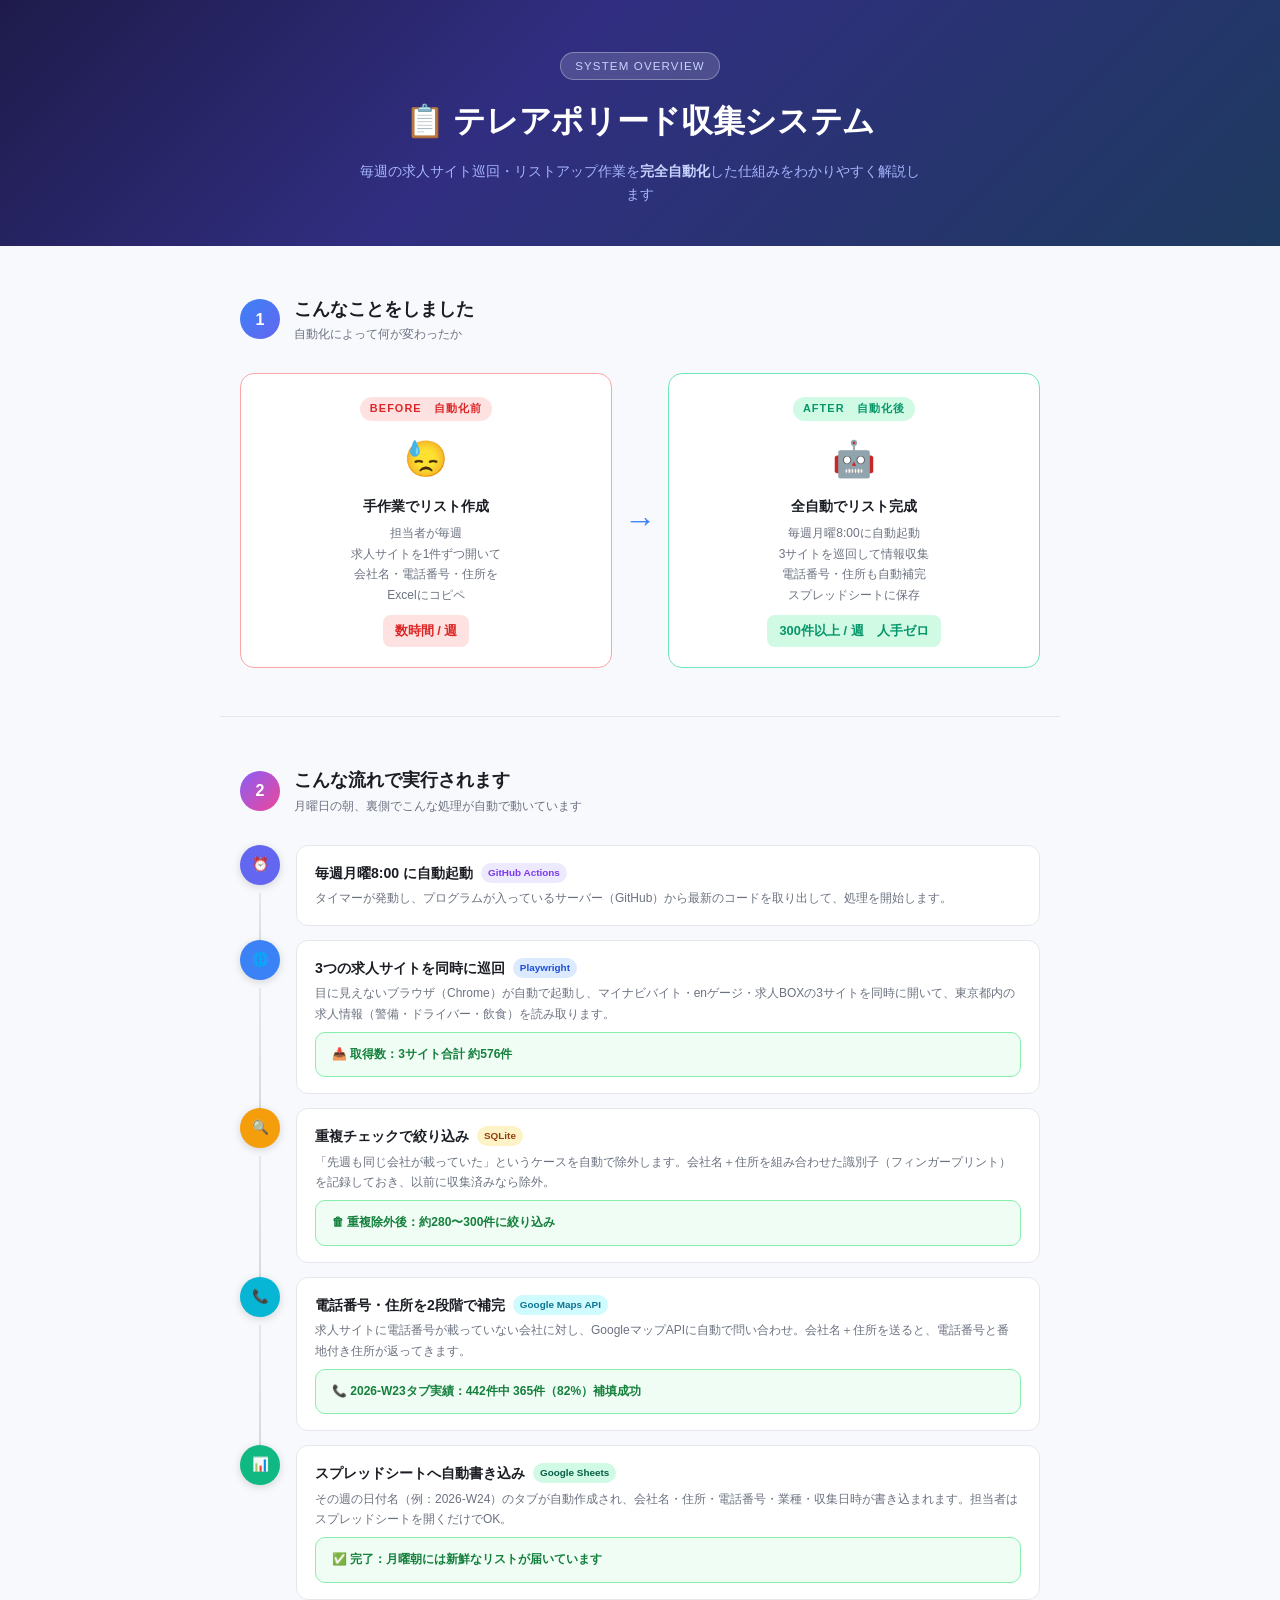
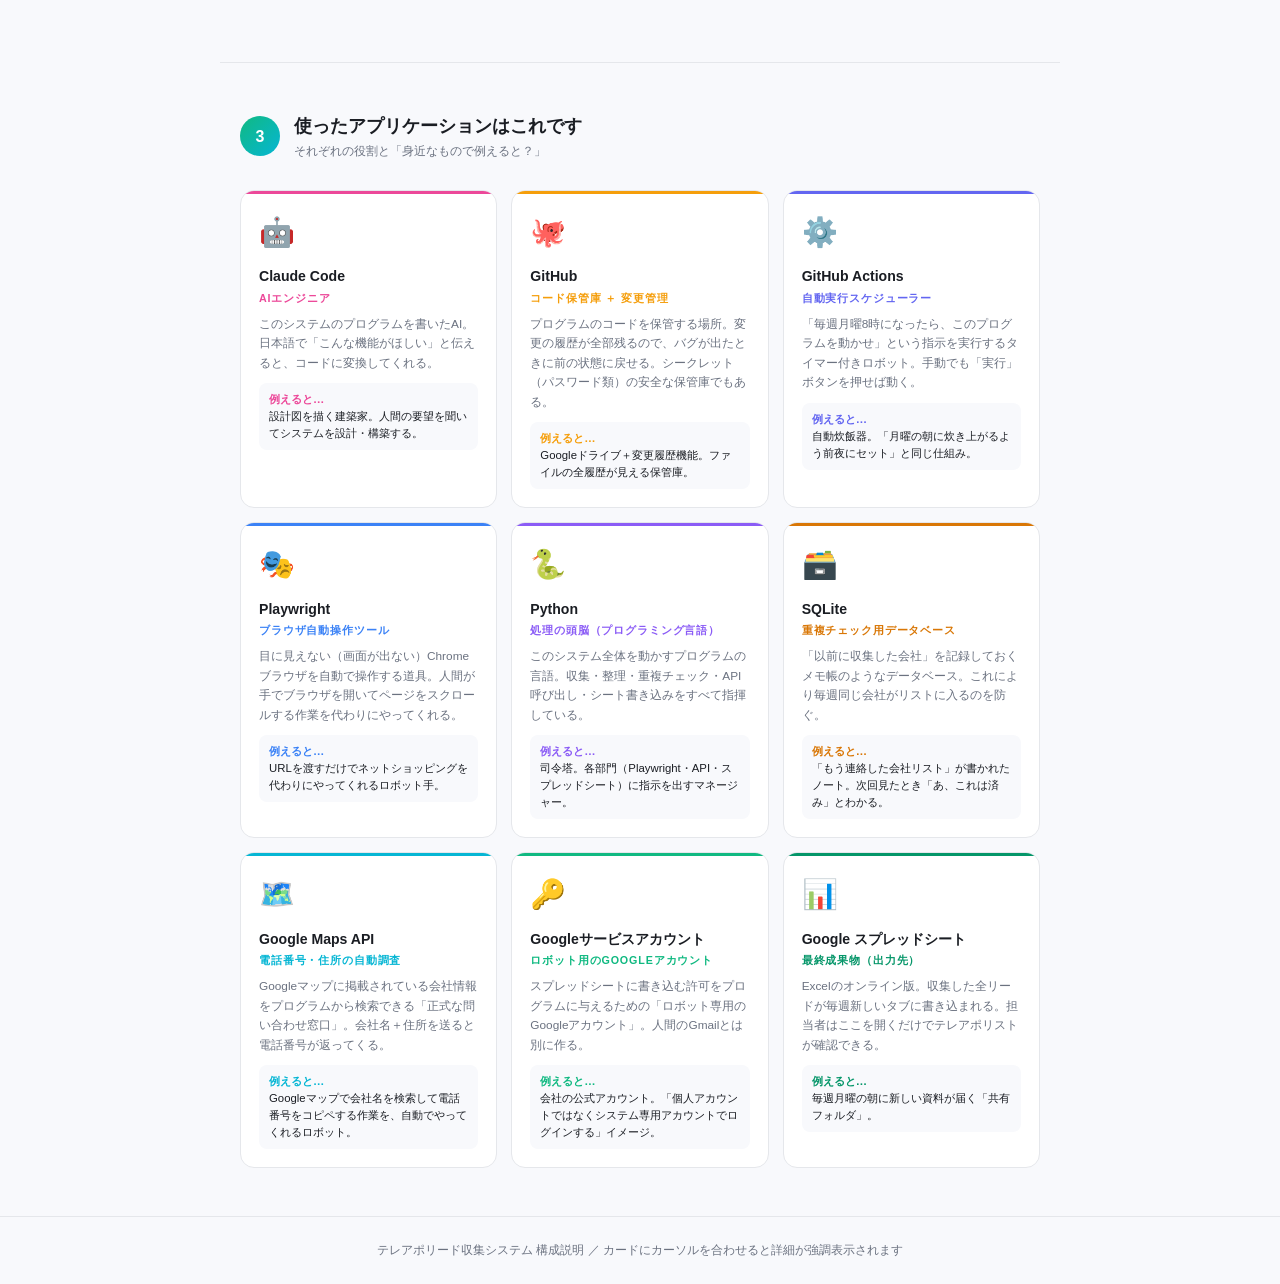
<file: docs/system_overview_v2.html>
<!DOCTYPE html>
<html lang="ja">
<head>
<meta charset="UTF-8">
<meta name="viewport" content="width=device-width, initial-scale=1.0">
<title>テレアポリード収集システム</title>
<style>
*, *::before, *::after { box-sizing: border-box; margin: 0; padding: 0; }

:root {
  --bg: #f8f9fc;
  --surface: #ffffff;
  --text: #1a1d23;
  --muted: #6b7280;
  --border: #e5e7eb;
  --blue: #3b82f6;
  --purple: #8b5cf6;
  --green: #10b981;
  --orange: #f59e0b;
  --pink: #ec4899;
  --cyan: #06b6d4;
  --red: #ef4444;
}

body {
  font-family: 'Hiragino Sans', 'Meiryo', 'Noto Sans JP', 'Segoe UI', sans-serif;
  background: var(--bg);
  color: var(--text);
  line-height: 1.6;
  padding: 0;
}

/* ===== HERO ===== */
.hero {
  background: linear-gradient(135deg, #1e1b4b 0%, #312e81 40%, #1e3a5f 100%);
  color: white;
  padding: 52px 24px 40px;
  text-align: center;
}
.hero-badge {
  display: inline-block;
  background: rgba(255,255,255,0.15);
  border: 1px solid rgba(255,255,255,0.3);
  border-radius: 20px;
  padding: 4px 14px;
  font-size: 0.72rem;
  letter-spacing: 0.1em;
  margin-bottom: 16px;
  color: #c7d2fe;
}
.hero h1 {
  font-size: clamp(1.4rem, 4vw, 2rem);
  font-weight: 800;
  margin-bottom: 12px;
  letter-spacing: -0.01em;
}
.hero p {
  font-size: 0.9rem;
  color: #a5b4fc;
  max-width: 560px;
  margin: 0 auto;
}

/* ===== SECTION ===== */
.section {
  max-width: 840px;
  margin: 0 auto;
  padding: 48px 20px;
}
.section + .section {
  padding-top: 0;
}

.section-head {
  display: flex;
  align-items: center;
  gap: 14px;
  margin-bottom: 28px;
}
.section-num {
  width: 40px; height: 40px;
  border-radius: 50%;
  display: flex; align-items: center; justify-content: center;
  font-size: 1rem; font-weight: 800;
  color: white; flex-shrink: 0;
}
.section-head h2 {
  font-size: 1.15rem;
  font-weight: 800;
  color: var(--text);
}
.section-head p {
  font-size: 0.78rem;
  color: var(--muted);
  margin-top: 2px;
}

/* ===== BEFORE / AFTER ===== */
.before-after {
  display: grid;
  grid-template-columns: 1fr auto 1fr;
  gap: 12px;
  align-items: center;
}
.ba-card {
  background: var(--surface);
  border: 1.5px solid var(--border);
  border-radius: 14px;
  padding: 20px;
  text-align: center;
}
.ba-card.before { border-color: #fca5a5; }
.ba-card.after  { border-color: #6ee7b7; }
.ba-label {
  font-size: 0.68rem; font-weight: 700;
  letter-spacing: 0.1em;
  padding: 3px 10px;
  border-radius: 20px;
  display: inline-block;
  margin-bottom: 10px;
}
.before .ba-label { background: #fee2e2; color: #dc2626; }
.after  .ba-label { background: #d1fae5; color: #059669; }
.ba-icon { font-size: 2.2rem; display: block; margin-bottom: 8px; }
.ba-title { font-size: 0.88rem; font-weight: 700; margin-bottom: 6px; }
.ba-desc { font-size: 0.75rem; color: var(--muted); line-height: 1.7; }
.ba-stat {
  margin-top: 10px;
  font-size: 0.8rem;
  font-weight: 700;
  padding: 6px 12px;
  border-radius: 8px;
  display: inline-block;
}
.before .ba-stat { background: #fee2e2; color: #dc2626; }
.after  .ba-stat { background: #d1fae5; color: #059669; }

.arrow-ba {
  font-size: 2rem;
  color: var(--blue);
  font-weight: 900;
  text-align: center;
}

/* ===== FLOW ===== */
.flow {
  display: flex;
  flex-direction: column;
  gap: 0;
}
.flow-item {
  display: flex;
  gap: 16px;
  position: relative;
}
.flow-item:not(:last-child)::after {
  content: '';
  position: absolute;
  left: 19px; top: 48px;
  width: 2px;
  height: calc(100% - 8px);
  background: linear-gradient(to bottom, #e5e7eb, #d1d5db);
}
.flow-num {
  width: 40px; height: 40px;
  border-radius: 50%;
  display: flex; align-items: center; justify-content: center;
  font-size: 0.85rem; font-weight: 800;
  color: white; flex-shrink: 0;
  position: relative; z-index: 1;
  box-shadow: 0 2px 8px rgba(0,0,0,0.15);
}
.flow-body {
  background: var(--surface);
  border: 1.5px solid var(--border);
  border-radius: 12px;
  padding: 16px 18px;
  flex: 1;
  margin-bottom: 14px;
}
.flow-body h3 {
  font-size: 0.88rem; font-weight: 700;
  margin-bottom: 4px;
  display: flex; align-items: center; gap: 8px;
}
.flow-body p {
  font-size: 0.75rem;
  color: var(--muted);
  line-height: 1.7;
}
.flow-tag {
  font-size: 0.62rem;
  padding: 2px 7px;
  border-radius: 10px;
  font-weight: 600;
}

.flow-result {
  background: #f0fdf4;
  border: 1.5px solid #86efac;
  border-radius: 10px;
  padding: 12px 16px;
  margin-top: 8px;
  font-size: 0.75rem;
  color: #15803d;
  font-weight: 600;
}

/* ===== APPS GRID ===== */
.apps-grid {
  display: grid;
  grid-template-columns: repeat(auto-fill, minmax(220px, 1fr));
  gap: 14px;
}
.app-card {
  background: var(--surface);
  border: 1.5px solid var(--border);
  border-radius: 14px;
  padding: 18px;
  transition: all 0.2s ease;
  cursor: default;
  position: relative;
  overflow: hidden;
}
.app-card::before {
  content: '';
  position: absolute;
  top: 0; left: 0; right: 0;
  height: 3px;
  background: var(--ac);
}
.app-card:hover {
  transform: translateY(-3px);
  box-shadow: 0 8px 24px rgba(0,0,0,0.08);
  border-color: var(--ac);
}
.app-icon { font-size: 1.8rem; margin-bottom: 10px; }
.app-name { font-size: 0.88rem; font-weight: 800; margin-bottom: 2px; }
.app-role {
  font-size: 0.67rem; font-weight: 700;
  letter-spacing: 0.08em;
  color: var(--ac);
  margin-bottom: 8px;
  text-transform: uppercase;
}
.app-desc { font-size: 0.74rem; color: var(--muted); line-height: 1.65; }
.app-analogy {
  margin-top: 10px;
  background: #f8f9fc;
  border-radius: 8px;
  padding: 8px 10px;
  font-size: 0.71rem;
  color: var(--text);
  line-height: 1.5;
}
.app-analogy span {
  font-weight: 700;
  color: var(--ac);
}

/* ===== DIVIDER ===== */
.divider {
  border: none;
  border-top: 1px solid var(--border);
  max-width: 840px;
  margin: 0 auto;
}

/* ===== FOOTER ===== */
footer {
  text-align: center;
  padding: 24px;
  font-size: 0.72rem;
  color: var(--muted);
  border-top: 1px solid var(--border);
}

/* colors */
.ac-blue   { --ac: #3b82f6; }
.ac-purple { --ac: #8b5cf6; }
.ac-green  { --ac: #10b981; }
.ac-orange { --ac: #f59e0b; }
.ac-pink   { --ac: #ec4899; }
.ac-cyan   { --ac: #06b6d4; }
.ac-red    { --ac: #ef4444; }
.ac-indigo { --ac: #6366f1; }

@media (max-width: 600px) {
  .before-after { grid-template-columns: 1fr; }
  .arrow-ba { transform: rotate(90deg); }
  .apps-grid { grid-template-columns: 1fr 1fr; }
}
</style>
</head>
<body>

<!-- HERO -->
<div class="hero">
  <div class="hero-badge">SYSTEM OVERVIEW</div>
  <h1>📋 テレアポリード収集システム</h1>
  <p>毎週の求人サイト巡回・リストアップ作業を<strong style="color:#c7d2fe">完全自動化</strong>した仕組みをわかりやすく解説します</p>
</div>


<!-- ===== SECTION 1: こんなことをしました ===== -->
<div class="section">
  <div class="section-head">
    <div class="section-num" style="background:linear-gradient(135deg,#3b82f6,#6366f1)">1</div>
    <div>
      <h2>こんなことをしました</h2>
      <p>自動化によって何が変わったか</p>
    </div>
  </div>

  <div class="before-after">
    <div class="ba-card before">
      <span class="ba-label">BEFORE　自動化前</span>
      <span class="ba-icon">😓</span>
      <div class="ba-title">手作業でリスト作成</div>
      <div class="ba-desc">
        担当者が毎週<br>求人サイトを1件ずつ開いて<br>会社名・電話番号・住所を<br>Excelにコピペ
      </div>
      <div class="ba-stat">数時間 / 週</div>
    </div>

    <div class="arrow-ba">→</div>

    <div class="ba-card after">
      <span class="ba-label">AFTER　自動化後</span>
      <span class="ba-icon">🤖</span>
      <div class="ba-title">全自動でリスト完成</div>
      <div class="ba-desc">
        毎週月曜8:00に自動起動<br>3サイトを巡回して情報収集<br>電話番号・住所も自動補完<br>スプレッドシートに保存
      </div>
      <div class="ba-stat">300件以上 / 週　人手ゼロ</div>
    </div>
  </div>
</div>

<hr class="divider">

<!-- ===== SECTION 2: こんな流れで実行します ===== -->
<div class="section">
  <div class="section-head">
    <div class="section-num" style="background:linear-gradient(135deg,#8b5cf6,#ec4899)">2</div>
    <div>
      <h2>こんな流れで実行されます</h2>
      <p>月曜日の朝、裏側でこんな処理が自動で動いています</p>
    </div>
  </div>

  <div class="flow">

    <div class="flow-item">
      <div class="flow-num" style="background:#6366f1">⏰</div>
      <div class="flow-body">
        <h3>
          毎週月曜8:00 に自動起動
          <span class="flow-tag" style="background:#ede9fe;color:#7c3aed">GitHub Actions</span>
        </h3>
        <p>タイマーが発動し、プログラムが入っているサーバー（GitHub）から最新のコードを取り出して、処理を開始します。</p>
      </div>
    </div>

    <div class="flow-item">
      <div class="flow-num" style="background:#3b82f6">🌐</div>
      <div class="flow-body">
        <h3>
          3つの求人サイトを同時に巡回
          <span class="flow-tag" style="background:#dbeafe;color:#1d4ed8">Playwright</span>
        </h3>
        <p>目に見えないブラウザ（Chrome）が自動で起動し、マイナビバイト・enゲージ・求人BOXの3サイトを同時に開いて、東京都内の求人情報（警備・ドライバー・飲食）を読み取ります。</p>
        <div class="flow-result">📥 取得数：3サイト合計 約576件</div>
      </div>
    </div>

    <div class="flow-item">
      <div class="flow-num" style="background:#f59e0b">🔍</div>
      <div class="flow-body">
        <h3>
          重複チェックで絞り込み
          <span class="flow-tag" style="background:#fef3c7;color:#92400e">SQLite</span>
        </h3>
        <p>「先週も同じ会社が載っていた」というケースを自動で除外します。会社名＋住所を組み合わせた識別子（フィンガープリント）を記録しておき、以前に収集済みなら除外。</p>
        <div class="flow-result">🗑 重複除外後：約280〜300件に絞り込み</div>
      </div>
    </div>

    <div class="flow-item">
      <div class="flow-num" style="background:#06b6d4">📞</div>
      <div class="flow-body">
        <h3>
          電話番号・住所を2段階で補完
          <span class="flow-tag" style="background:#cffafe;color:#0e7490">Google Maps API</span>
        </h3>
        <p>求人サイトに電話番号が載っていない会社に対し、GoogleマップAPIに自動で問い合わせ。会社名＋住所を送ると、電話番号と番地付き住所が返ってきます。</p>
        <div class="flow-result">📞 2026-W23タブ実績：442件中 365件（82%）補填成功</div>
      </div>
    </div>

    <div class="flow-item">
      <div class="flow-num" style="background:#10b981">📊</div>
      <div class="flow-body">
        <h3>
          スプレッドシートへ自動書き込み
          <span class="flow-tag" style="background:#d1fae5;color:#065f46">Google Sheets</span>
        </h3>
        <p>その週の日付名（例：2026-W24）のタブが自動作成され、会社名・住所・電話番号・業種・収集日時が書き込まれます。担当者はスプレッドシートを開くだけでOK。</p>
        <div class="flow-result">✅ 完了：月曜朝には新鮮なリストが届いています</div>
      </div>
    </div>

  </div>
</div>

<hr class="divider">

<!-- ===== SECTION 3: 使ったアプリケーション ===== -->
<div class="section">
  <div class="section-head">
    <div class="section-num" style="background:linear-gradient(135deg,#10b981,#06b6d4)">3</div>
    <div>
      <h2>使ったアプリケーションはこれです</h2>
      <p>それぞれの役割と「身近なもので例えると？」</p>
    </div>
  </div>

  <div class="apps-grid">

    <div class="app-card ac-pink">
      <div class="app-icon">🤖</div>
      <div class="app-name">Claude Code</div>
      <div class="app-role">AIエンジニア</div>
      <div class="app-desc">このシステムのプログラムを書いたAI。日本語で「こんな機能がほしい」と伝えると、コードに変換してくれる。</div>
      <div class="app-analogy"><span>例えると…</span><br>設計図を描く建築家。人間の要望を聞いてシステムを設計・構築する。</div>
    </div>

    <div class="app-card ac-orange">
      <div class="app-icon">🐙</div>
      <div class="app-name">GitHub</div>
      <div class="app-role">コード保管庫 ＋ 変更管理</div>
      <div class="app-desc">プログラムのコードを保管する場所。変更の履歴が全部残るので、バグが出たときに前の状態に戻せる。シークレット（パスワード類）の安全な保管庫でもある。</div>
      <div class="app-analogy"><span>例えると…</span><br>Googleドライブ＋変更履歴機能。ファイルの全履歴が見える保管庫。</div>
    </div>

    <div class="app-card ac-indigo">
      <div class="app-icon">⚙️</div>
      <div class="app-name">GitHub Actions</div>
      <div class="app-role">自動実行スケジューラー</div>
      <div class="app-desc">「毎週月曜8時になったら、このプログラムを動かせ」という指示を実行するタイマー付きロボット。手動でも「実行」ボタンを押せば動く。</div>
      <div class="app-analogy"><span>例えると…</span><br>自動炊飯器。「月曜の朝に炊き上がるよう前夜にセット」と同じ仕組み。</div>
    </div>

    <div class="app-card ac-blue">
      <div class="app-icon">🎭</div>
      <div class="app-name">Playwright</div>
      <div class="app-role">ブラウザ自動操作ツール</div>
      <div class="app-desc">目に見えない（画面が出ない）Chromeブラウザを自動で操作する道具。人間が手でブラウザを開いてページをスクロールする作業を代わりにやってくれる。</div>
      <div class="app-analogy"><span>例えると…</span><br>URLを渡すだけでネットショッピングを代わりにやってくれるロボット手。</div>
    </div>

    <div class="app-card ac-purple">
      <div class="app-icon">🐍</div>
      <div class="app-name">Python</div>
      <div class="app-role">処理の頭脳（プログラミング言語）</div>
      <div class="app-desc">このシステム全体を動かすプログラムの言語。収集・整理・重複チェック・API呼び出し・シート書き込みをすべて指揮している。</div>
      <div class="app-analogy"><span>例えると…</span><br>司令塔。各部門（Playwright・API・スプレッドシート）に指示を出すマネージャー。</div>
    </div>

    <div class="app-card ac-orange" style="--ac:#d97706">
      <div class="app-icon">🗃️</div>
      <div class="app-name">SQLite</div>
      <div class="app-role">重複チェック用データベース</div>
      <div class="app-desc">「以前に収集した会社」を記録しておくメモ帳のようなデータベース。これにより毎週同じ会社がリストに入るのを防ぐ。</div>
      <div class="app-analogy"><span>例えると…</span><br>「もう連絡した会社リスト」が書かれたノート。次回見たとき「あ、これは済み」とわかる。</div>
    </div>

    <div class="app-card ac-cyan">
      <div class="app-icon">🗺️</div>
      <div class="app-name">Google Maps API</div>
      <div class="app-role">電話番号・住所の自動調査</div>
      <div class="app-desc">Googleマップに掲載されている会社情報をプログラムから検索できる「正式な問い合わせ窓口」。会社名＋住所を送ると電話番号が返ってくる。</div>
      <div class="app-analogy"><span>例えると…</span><br>Googleマップで会社名を検索して電話番号をコピペする作業を、自動でやってくれるロボット。</div>
    </div>

    <div class="app-card ac-green">
      <div class="app-icon">🔑</div>
      <div class="app-name">Googleサービスアカウント</div>
      <div class="app-role">ロボット用のGoogleアカウント</div>
      <div class="app-desc">スプレッドシートに書き込む許可をプログラムに与えるための「ロボット専用のGoogleアカウント」。人間のGmailとは別に作る。</div>
      <div class="app-analogy"><span>例えると…</span><br>会社の公式アカウント。「個人アカウントではなくシステム専用アカウントでログインする」イメージ。</div>
    </div>

    <div class="app-card ac-green" style="--ac:#059669">
      <div class="app-icon">📊</div>
      <div class="app-name">Google スプレッドシート</div>
      <div class="app-role">最終成果物（出力先）</div>
      <div class="app-desc">Excelのオンライン版。収集した全リードが毎週新しいタブに書き込まれる。担当者はここを開くだけでテレアポリストが確認できる。</div>
      <div class="app-analogy"><span>例えると…</span><br>毎週月曜の朝に新しい資料が届く「共有フォルダ」。</div>
    </div>

  </div>
</div>

<footer>
  テレアポリード収集システム 構成説明 ／ カードにカーソルを合わせると詳細が強調表示されます
</footer>

</body>
</html>
</file>
